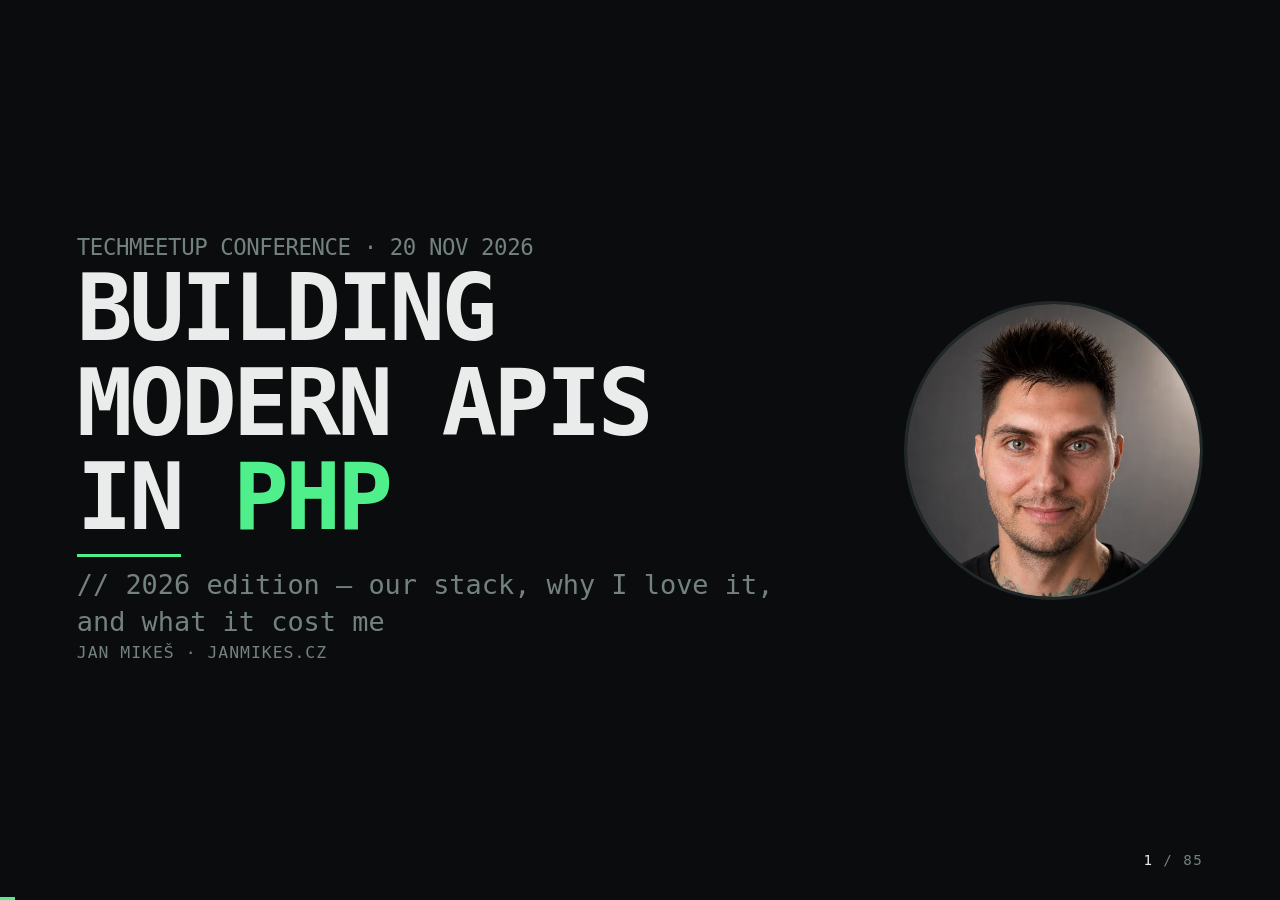
<file: index.html>
<!DOCTYPE html>
<html lang="en">
<head>
<meta charset="utf-8">
<meta name="viewport" content="width=device-width, initial-scale=1, viewport-fit=cover">
<title>Building Modern APIs in PHP (2026 Edition) — Jan Mikeš</title>
<meta name="description" content="Our stack, why I love it, what it cost me: API Platform without Doctrine CRUD, scenarios and read models, FrankenPHP worker mode. Everything from MySpeedPuzzling, live and open source.">
<meta property="og:title" content="Building Modern APIs in PHP (2026 Edition)">
<meta property="og:description" content="TechMeetup 2026 — Jan Mikeš — API Platform without Doctrine, scenarios, read models and FrankenPHP worker mode, from a real production app.">
<meta property="og:type" content="website">
<link rel="stylesheet" href="style.css?v=2">
</head>
<body>

<div class="deck">

<!-- ===================== COLD OPEN ===================== -->

<section class="slide s-title">
  <div class="title-grid">
    <div>
      <h3>TECHMEETUP CONFERENCE · 20 NOV 2026</h3>
      <h1>BUILDING<br>MODERN APIS<br>IN <mark>PHP</mark></h1>
      <div class="rule-line"></div>
      <p class="sub">// 2026 edition — our stack, why I love it, and what it cost me</p>
      <p class="byline">JAN MIKEŠ · JANMIKES.CZ</p>
    </div>
    <img class="portrait" alt="Jan Mikeš"
         src="assets/img/janmikes-480.webp"
         srcset="assets/img/janmikes-320.webp 320w, assets/img/janmikes-480.webp 480w, assets/img/janmikes-640.webp 640w"
         sizes="(max-width: 860px) 40vw, 28vw"
         width="480" height="480" decoding="async">
  </div>
  <div class="act">cold open</div>
  <aside class="notes-src">Up while people sit down. <b>Do not introduce yourself yet.</b>
  First words: "I've prepared some live coding for you."</aside>
</section>

<section class="slide s-statement">
  <h1>LET'S BUILD<br>AN API.<br><mark>THE 2026 WAY.</mark></h1>
  <div class="act">cold open</div>
  <aside class="notes-src">"Live coding is risky, so I've brought a professional." Next slide plays by itself.</aside>
</section>

<section class="slide" data-autoplay data-speed="0.45" data-type-speed="0.9">
  <h2 class="visually-hidden">The million-dollar prompt</h2>
  <div class="claude">
    <div class="bar"><span class="logo">✻ Claude Code</span><span>~/www/myspeedpuzzling.com</span><span>main</span></div>
    <div class="ln you step type" data-delay="1200" data-text="create me puzzle endpoint that will make me a million dollar, with serializers, validators, pagination, filtering, documentation"></div>
    <div class="ln thinking step" data-delay="300" data-hold="2000">✻ Thinking…</div>
    <div class="ln ai step" data-delay="1400">On it: a public puzzle leaderboard endpoint. First I'll read how the existing API v1 endpoints are built.</div>
    <div class="ln tool step" data-delay="700"><b>Read</b>(src/Api/V1, tests/Controller/Api/V1, .claude/rules)</div>
    <div class="ln out step" data-delay="500">Read 14 files</div>
    <div class="ln tool step" data-delay="700"><b>Search</b>(the website's puzzle leaderboard)</div>
    <div class="ln out step" data-delay="500">src/Query/GetPuzzleSolvers.php · src/Services/PuzzlesSorter.php</div>
    <div class="ln ai step" data-delay="1100">Patterns are clear: DTO + provider, QueryParameter validation, GetPuzzleSolvers + PuzzlesSorter exactly like the website's leaderboard.</div>
    <div class="ln tool step" data-delay="900"><b>Write</b>(src/Api/V1/PuzzleLeaderboardResponse.php)</div>
    <div class="ln out step" data-delay="400">169 lines</div>
    <div class="ln tool step" data-delay="600"><b>Write</b>(src/Api/V1/PuzzleLeaderboardResponseProvider.php)</div>
    <div class="ln out step" data-delay="400">160 lines</div>
    <div class="ln tool step" data-delay="600"><b>Write</b>(tests/Controller/Api/V1/PuzzleLeaderboardEndpointTest.php)</div>
    <div class="ln out step" data-delay="400">394 lines</div>
    <div class="ln tool step" data-delay="900"><b>Bash</b>(phpunit PuzzleLeaderboardEndpointTest)</div>
    <div class="ln out step" data-delay="1300"><span class="ok">OK (21 tests, 140 assertions)</span></div>
    <div class="ln ai step" data-delay="800">21/21 green on the first run.</div>
    <div class="ln tool step" data-delay="700"><b>Bash</b>(phpstan · coding standard)</div>
    <div class="ln out step" data-delay="900"><span class="ok">✓ no errors</span></div>
    <div class="ln tool step" data-delay="800"><b>Bash</b>(gh pr create --draft)</div>
    <div class="ln out step" data-delay="900">github.com/MySpeedPuzzling/myspeedpuzzling.com/pull/477</div>
    <div class="ln final step" data-delay="1400">✓ New endpoint GET /api/v1/puzzles/{puzzleId}/leaderboard is ready: 21 tests, validation, filtering, pagination, serialization and OpenAPI documentation.</div>
    <div class="ln ai step" data-delay="1600">Sorry, million $ not included.</div>
  </div>
  <div class="act">cold open · animation</div>
  <aside class="notes-src"><b>Say nothing. Let them read.</b> It plays by itself, about 18 seconds (slower typing, 2 s of "Thinking…").
  <b>R</b> replays it, <b>→</b> skips to the end. Let the "…is ready" line land, then the last one: "Sorry, million $ not included." Wait for the laugh, then: "<b>It works.</b>"
  Real session: 19 Nov 2026, headless Claude Code, log in recording/session.jsonl. The setup prompt is not shown.</aside>
</section>

<section class="slide s-image">
  <h2 class="visually-hidden">It works: pull request #477</h2>
  <img src="assets/img/pr477-1440.webp"
       srcset="assets/img/pr477-960.webp 960w, assets/img/pr477-1440.webp 1440w, assets/img/pr477-1920.webp 1920w"
       sizes="100vw" alt="GitHub pull request #477, Million-dollar endpoint: puzzle leaderboard, with a description of data, privacy, parameters, errors, auth, docs and 21 tests" width="1920" height="1029" decoding="async">
  <p class="cap"><mark>IT WORKS.</mark> 4 min 5 s · CI green ✓</p>
  <p class="source">PR #477 · 21 tests · 830 lines · (Opus 5.5, /effort medium) · github.com/MySpeedPuzzling/myspeedpuzzling.com/pull/477</p>
  <div class="act">cold open</div>
  <aside class="notes-src">"<b>It works.</b> Four minutes. Twenty-one tests. And not just a terminal: <b>a real PR, on the real repo, CI green.</b>"
  Point at the bullet list: data, privacy, parameters, errors, docs, tests. Five seconds, then on.</aside>
</section>

<section class="slide s-statement">
  <h1>THE INTERESTING<br>PART ISN'T<br>THE <mark>AI</mark>.</h1>
  <p class="after">it's <b>why</b> it only took four minutes.</p>
  <div class="act">cold open</div>
  <aside class="notes-src">"That's what the next forty minutes are about." Slow down here, this is the thesis.</aside>
</section>

<section class="slide">
  <h3>EVERYTHING TODAY IS REAL</h3>
  <h2>MYSPEEDPUZZLING.com</h2>
  <p class="sub">the world's largest collection of speed puzzling results and puzzle database</p>
  <div class="numbers">
    <div><span class="n">12,500</span><span>puzzlers</span></div>
    <div><span class="n">500k+</span><span>solving times</span></div>
    <div><span class="n">daily</span><span>used every single day</span></div>
    <div><span class="n">MIT</span><span>open source</span></div>
  </div>
  <p class="small">github.com/MySpeedPuzzling/myspeedpuzzling.com</p>
  <div class="act">cold open</div>
  <aside class="notes-src">"Not theory. <b>Every file path on my slides exists</b> in that repo, you can check me while I talk."
  Bio in one breath here: who you are, 20 seconds max.
  Numbers: 12,504 players on 19 Nov 2026; 523k solving times in the October copy.</aside>
</section>

<section class="slide s-image">
  <h2 class="visually-hidden">Speed puzzling is a sport</h2>
  <img src="assets/img/wjpc-hall-1440.webp"
       srcset="assets/img/wjpc-hall-960.webp 960w, assets/img/wjpc-hall-1440.webp 1440w, assets/img/wjpc-hall-1920.webp 1920w"
       sizes="100vw" alt="The World Jigsaw Puzzle Championship hall in Valladolid: rows of competitors solving jigsaw puzzles in front of a big screen" width="1920" height="1080" decoding="async">
  <p class="cap">World Jigsaw Puzzle Championship, Valladolid. <mark>yes, it's a real sport.</mark></p>
  <p class="source">photo: World Jigsaw Puzzle Federation, WJPC 2023 · CC BY-SA 4.0 · via Wikimedia Commons</p>
  <div class="act">cold open</div>
  <aside class="notes-src">"People solve jigsaws against a timer. Competitively. <b>A world championship in Valladolid, thousands of competitors.</b> (2026: ~2,400 entries from 72 countries per press coverage, verify before quoting.) Remember that, there's a world record coming later."
  Real photo (WJPC 2023, the only openly licensed one). A WJPC 2026 photo would need the federation's permission.</aside>
</section>

<section class="slide">
  <div class="split">
    <img src="assets/img/wjpc2026-czech-team-720.webp"
         srcset="assets/img/wjpc2026-czech-team-480.webp 480w, assets/img/wjpc2026-czech-team-720.webp 720w, assets/img/wjpc2026-czech-team-960.webp 960w"
         sizes="(max-width: 860px) 80vw, 38vw" alt="The Czech team in yellow shirts in front of the World Jigsaw Puzzle Championship banner in Valladolid, 2026" width="960" height="870" decoding="async">
    <div>
      <h3>WJPC 2026 · VALLADOLID</h3>
      <h1>CZECHIA:<br><mark>WORLD CHAMPIONS</mark><br>IN TEAMS.</h1>
      <p class="sub">the best team on the planet. from here.</p>
    </div>
  </div>
  <div class="act">cold open</div>
  <aside class="notes-src">"And since you're in Czechia: <b>the Czech team are the 2026 world champions in the team category.</b>" Let the applause happen.
  Photo: Jan's own, 19 Sep 2026 (metadata and GPS stripped). Make sure the team is fine with being on the public deck.</aside>
</section>

<section class="slide">
  <h3>OUR STACK</h3>
  <pre class="term xl">PHP 8.5            <span class="dim"># yes, still</span>
Symfony 8
API Platform 5     <span class="dim"># without Doctrine CRUD</span>
Postgres 18        <span class="dim"># 436 hand-written queries</span>
Messenger          <span class="dim"># messages, everywhere</span>
FrankenPHP         <span class="dim"># worker mode</span></pre>
  <p class="why"><span class="arrow">→</span> not "best practice". <mark>our</mark> stack — and why I love it.</p>
  <div class="act">cold open</div>
  <aside class="notes-src">Quick read, one line each. The disclaimer comes next.</aside>
</section>

<!-- ===================== ACT 1 — THE EASY PART ===================== -->

<section class="slide">
  <h3>ACT 1</h3>
  <h2>THE API WAS THE <mark>EASY</mark> PART</h2>
  <div class="deflist">
    <div><span class="k">OCT 2023</span>Symfony app. <b>no API.</b></div>
    <div><span class="k">FEB 2026</span>API Platform. <mark>in one day</mark>.</div>
  </div>
  <p class="why"><span class="arrow">→</span> 2 years 4 months <b>without</b> an API.</p>
  <div class="act">act 1 · easy part</div>
  <aside class="notes-src">"Let me tell you how this API was born. Two years and four months without an API. Then it took one day, with Claude. Same reason the endpoint at the start took four minutes. <b>Why?</b>"
  Today (if asked): 38 operations, OAuth2, personal tokens, AI agents as clients.</aside>
</section>

<section class="slide">
  <h3>HOUR 1 · PLAIN SYMFONY APP → API</h3>
  <pre class="term"><span class="gr">$</span> composer require <mark>api</mark></pre>
  <p class="file">config/routes/api_platform.php</p>
  <pre class="term sm php">$routes-&gt;import('.', 'api_platform')-&gt;prefix('/api');</pre>
  <p class="file">config/packages/api_platform.php · trimmed</p>
  <pre class="term sm php">'mapping'        =&gt; ['paths' =&gt; ['%kernel.project_dir%/<mark>src/Api</mark>']],
'formats'        =&gt; ['json' =&gt; ['application/json']],
'error_formats'  =&gt; ['problem' =&gt; ['application/problem+json']],
'name_converter' =&gt; 'serializer.name_converter.camel_case_to_snake_case',
'defaults'       =&gt; ['stateless' =&gt; true],
'oauth'          =&gt; ['enabled' =&gt; true, 'flow' =&gt; 'authorizationCode', …],</pre>
  <div class="act">act 1 · easy part</div>
  <aside class="notes-src">Fly through it. "The Flex recipe does the rest. One command, one route import, one config file. No controllers. No routes. No serializer config per endpoint. <b>Everything after this hour is plain PHP classes.</b>"
  camelCase in PHP, snake_case on the wire, the name converter maps both ways, including validation paths.</aside>
</section>

<section class="slide">
  <h3>VOCABULARY · 3 WORDS FOR THE NEXT 30 MINUTES</h3>
  <div class="deflist">
    <div><span class="k">RESOURCE</span>a class with <mark>#[ApiResource]</mark>: URL + operations. <i>any</i> class.</div>
    <div class="step"><span class="k">PROVIDER</span>reads. "give me the data for this GET"</div>
    <div class="step"><span class="k">PROCESSOR</span>writes. "do something with this input"</div>
  </div>
  <p class="why step"><span class="arrow">→</span> provider &amp; processor are the <mark>touchpoint</mark>: request data in → your domain → response out</p>
  <p class="why step"><span class="arrow">→</span> by default both point at Doctrine. that default is <mark>the tutorial</mark>.</p>
  <div class="act">act 1 · easy part</div>
  <aside class="notes-src">Slowly, this is the glossary for the rest of the talk.
  "Provider and processor are <b>the only place your code touches the HTTP request</b>: they read what came in, hand it to your domain, and turn the result into the response. Everything behind them doesn't know HTTP exists."
  "Out of the box the provider loads an entity and the processor persists it: that's CRUD. <b>Swap those two and the entity disappears from your API.</b>"
  Input/output DTOs are obvious, not on the slide. If needed, say it in passing: in MSP, *Response classes are what goes out (GET), *Input classes are what comes in (POST/PATCH/DELETE).</aside>
</section>

<section class="slide s-statement">
  <h1>WHAT THEY TEACH<br>YOU IN <mark>SCHOOL</mark></h1>
  <p class="after">the official docs. the courses. every blog post.</p>
  <div class="act">act 1 · school</div>
  <aside class="notes-src">"So what does that default look like? Let's see what you learn when you google 'API Platform tutorial'."
  <b>Be fair:</b> the docs are good. They optimise for getting you running in five minutes. That's their job.</aside>
</section>

<section class="slide">
  <h3>LESSON 1 · THE ENTITY IS THE RESOURCE</h3>
  <pre class="term xl php"><span class="k">#[ORM\Entity]</span>
<span class="k">#[<mark>ApiResource</mark>]</span>
class Review
{ … }</pre>
  <p class="why"><span class="arrow">→</span> your table is now your public API. rename a column, break a client.</p>
  <p class="source">api-platform.com/docs/symfony · getting started (Book, Review)</p>
  <div class="act">act 1 · school</div>
  <aside class="notes-src">"Two attributes and you have a REST API. Magical. And from now on, <b>every migration is an API change</b>."</aside>
</section>

<section class="slide">
  <h3>LESSON 2 · SERIALIZATION GROUPS</h3>
  <pre class="term php"><span class="k">#[ApiResource(</span>
    normalizationContext: ['groups' =&gt; [<mark>'read'</mark>]],
    denormalizationContext: ['groups' =&gt; [<mark>'write'</mark>]],
<span class="k">)]</span>
class Book
{
    <span class="k">#[Groups(['read', 'write'])]</span>
    public $name;

    <span class="k">#[Groups(['write'])]</span>
    public $author;
}</pre>
  <p class="why"><span class="arrow">→</span> one class, many shapes, chosen by strings spread across many files</p>
  <p class="source">api-platform.com/docs/core/serialization · "As soon as any of the author's attributes is in the book group, the author will be embedded."</p>
  <div class="act">act 1 · school</div>
  <aside class="notes-src">Point at $author: "you can send it, but you never get it back. Write-only, because of one missing string." This is the docs' own Book example.
  Read the embedding quote out loud, slowly. "So whether the author ends up in the JSON depends on a string, <b>in another class</b>."</aside>
</section>

<section class="slide">
  <h3>LESSON 3 · LOGIC IN A SAVE() DECORATOR</h3>
  <pre class="term sm php"><span class="k">#[ORM\Entity]</span>
<span class="k">#[ApiResource(operations: [</span>
    new Post(
        processor: <mark>UserPasswordHasher</mark>::class,
        validationContext: ['groups' =&gt; ['Default', 'user:create']],
    ),
<span class="k">])]</span>
class User
{
    private ?string <mark>$plainPassword</mark> = null;  <span class="c">// not a column. lives here anyway.</span>
}

<span class="c"># services.yaml — wraps Doctrine's persist processor</span>
$processor: "@api_platform.doctrine.orm.state.persist_processor"</pre>
  <p class="why"><span class="arrow">→</span> the "register" scenario became a wrapper around <i>save()</i></p>
  <p class="source">api-platform.com/docs/symfony/user</p>
  <div class="act">act 1 · school</div>
  <aside class="notes-src">"A plain-text password field <b>on the entity</b>, a validation group per operation, and business logic hooked into persistence.
  Now add 'send a welcome email', 'give the referral bonus'… all of it lands in save()."</aside>
</section>

<section class="slide">
  <h3>LESSON 4 · …THE DOCS UN-TEACH THEMSELVES</h3>
  <pre class="term xl bad php"><span class="k">#[ApiFilter(SearchFilter::class, …)]</span></pre>
  <p class="why"><span class="arrow">→</span> "The legacy method using the ApiFilter attribute is <mark>not recommended</mark>."</p>
  <p class="source">api-platform.com/docs/core/filters</p>
  <div class="act">act 1 · school</div>
  <aside class="notes-src">Laugh beat. "Even the docs moved on. Half the blog posts out there didn't." The replacement, QueryParameter, is in act 2.</aside>
</section>


<section class="slide">
  <h3>WHY IT HURTS IN YEAR 2</h3>
  <div class="deflist">
    <div><span class="k">SCHEMA</span>is the public contract. refactor a table → version the API</div>
    <div class="step"><span class="k">GROUPS</span>what goes out depends on strings in 12 files</div>
    <div class="step"><span class="k">RELATIONS</span>lazy loading: the N+1 is one serializer call away</div>
    <div class="step"><span class="k">LOGIC</span>hides in persist hooks and lifecycle events</div>
    <div class="step"><span class="k">ONE MODEL</span>reads and writes fight over one class</div>
  </div>
  <p class="why step with-prev"><span class="arrow">→</span> tutorials optimise for <mark>minute 5</mark>. you live in year 5.</p>
  <div class="act">act 1 · school</div>
  <aside class="notes-src">"One model" is the CQS hook: "<b>Reads and writes want different things.</b>" Next slide: the disclaimer, where you say what you'd do instead.</aside>
</section>

<section class="slide s-statement">
  <h3 class="predict">⚠ DISCLAIMER</h3>
  <h1>HIGHLY<br><mark>OPINIONATED.</mark></h1>
  <p class="after">who knows me, knows: I'm obsessed with <b>CQS</b>.</p>
  <p class="after">reads and writes are <mark>different models</mark>.</p>
  <div class="act">act 1 · easy part</div>
  <aside class="notes-src">"Who knows me knows I'm a bit obsessed with CQS: separating the read model from the write model.
  <b>From here on it gets opinionated. You're allowed to boo.</b>" Wait for at least one boo or laugh.
  Everything that follows comes from that one obsession: the resource isn't the entity, scenarios instead of CRUD, read models.</aside>
</section>

<section class="slide s-statement">
  <h1>3 DECISIONS<br>FROM DAY 1.</h1>
  <p class="after">the resource · scenarios · the read model</p>
  <div class="act">act 1 · easy part</div>
  <aside class="notes-src">Answers the "why one day?" from the timeline: "So why did mine take one day? Three decisions from day one. None of them made for an API." Thesis of act 1.</aside>
</section>

<section class="slide s-statement">
  <h3>DECISION 1</h3>
  <h1>THE RESOURCE IS<br><mark>NOT YOUR ENTITY</mark></h1>
  <p class="after"><mark>0</mark> API resources are entities. every single one is a plain DTO.</p>
  <div class="act">act 1 · easy part</div>
  <aside class="notes-src">"Zero." <b>Pause on the zero.</b> Let it sink in.</aside>
</section>

<section class="slide">
  <h3>THE EXAMPLE ENDPOINT · THE RESOURCE</h3>
  <p class="file">src/Api/V1/PuzzleLeaderboardResponse.php · PR #477</p>
  <pre class="term sm php"><span class="k">#[ApiResource(</span><span class="c">/* operations: the GET route + its provider */</span><span class="k">)]</span>
<mark>final class</mark> PuzzleLeaderboardResponse
{
    public function __construct(
        public string $puzzleId,
        public int $total,
        public bool $hasMore,
        <span class="c">/** @var list&lt;PuzzleLeaderboardEntryResponse&gt; */</span>
        public array $entries,
    ) {}
}</pre>
  <p class="why"><span class="arrow">→</span> one DTO = one response shape. no entity. no groups.</p>
  <div class="act">act 1 · easy part</div>
  <aside class="notes-src">"This is what Claude wrote in the opening. <b>Serialization is just… a class.</b>" Trimmed for the slide: the operations (the GET route and its provider) are folded into a comment; the real file is in the PR.</aside>
</section>

<section class="slide s-statement">
  <h3>DECISION 2</h3>
  <h1><mark>SCENARIOS</mark>,<br>NOT CRUD</h1>
  <div class="act">act 1 · easy part</div>
  <aside class="notes-src">"I asked our business people what they think of CRUD. They said: thanks, it's getting better."</aside>
</section>

<section class="slide">
  <h3>WHAT THE USER ACTUALLY WANTS</h3>
  <div class="cols">
    <div>
      <span class="label rd">CRUD</span>
      <pre class="term bad">PATCH /competitions/42
{ "status": "published" }</pre>
    </div>
    <div>
      <span class="label gr">SCENARIO</span>
      <pre class="term">POST /competitions/42/<mark>publish</mark></pre>
    </div>
  </div>
  <p class="why"><span class="arrow">→</span> nobody has ever opened an app to <i>update an entity</i></p>
  <div class="act">act 1 · easy part</div>
  <aside class="notes-src">"They want to <b>publish a competition</b>. Validation, permissions, notifications — all belong to that verb, not to a status field."</aside>
</section>

<section class="slide">
  <h3>DESIGN FROM THE SCREEN, NOT THE TABLE</h3>
  <div class="s2c">
    <div class="s2c-col">
      <span class="s2c-l">1 · the screen</span>
      <div class="s2c-form">
        <div class="s2c-title">Add your time</div>
        <div class="s2c-field"><span>puzzle</span>Ravensburger 1000 ▾</div>
        <div class="s2c-field"><span>time</span>45:12</div>
        <div class="s2c-field"><span>☑</span>first try</div>
        <div class="s2c-btn">Save my time</div>
      </div>
    </div>
    <div class="s2c-ar">→</div>
    <div class="s2c-col">
      <span class="s2c-l">2 · what the user wants</span>
      <div class="s2c-intent">"add my<br>solving time"</div>
    </div>
    <div class="s2c-ar">→</div>
    <div class="s2c-col">
      <span class="s2c-l">3 · the code</span>
      <div class="s2c-code">
        <span class="s2c-k">command</span>
        <span class="s2c-cls"><mark>AddPuzzleSolvingTime</mark></span>
        <span class="s2c-path">src/Message/</span>
        <span class="s2c-down">↓ dispatched to</span>
        <span class="s2c-k">handler</span>
        <span class="s2c-cls">AddPuzzleSolvingTimeHandler</span>
        <span class="s2c-path">src/MessageHandler/</span>
      </div>
    </div>
  </div>
  <p class="s2c-not">not <s>INSERT INTO puzzle_solving_time</s> · not <s>PATCH /puzzle_solving_times/{id}</s></p>
  <p class="why"><span class="arrow">→</span> name the code after the <mark>click</mark>, not after the table</p>
  <p class="why"><span class="arrow">→</span> one command, 3 callers: web form · public API (apps and AI agents) · CLI seeder</p>
  <div class="act">act 1 · easy part</div>
  <aside class="notes-src">Left to right: "This is the screen. The user wants one thing: <b>add my solving time</b>. So the code is called exactly that: the command AddPuzzleSolvingTime, handled by AddPuzzleSolvingTimeHandler. It does everything that one click means."
  Point at the struck-through line: "Nobody clicks INSERT INTO puzzle_solving_time. Nobody wants to PATCH a row."
  Bottom line: one command, three callers (PuzzleAddController, CreateSolvingTimeProcessor, SandboxSeedConsoleCommand; AI agents come in through the public API). That's why the API was cheap: the commands already existed for the web form. Next: why that matters more than it sounds (CRUD).
  Optional aside: "Puzzlers look at the picture on the box before touching a piece. I look at the screen before touching the database."</aside>
</section>

<section class="slide">
  <h3>WHY NOT CRUD? · "I SOLVED A PUZZLE!" THE CRUD WAY</h3>
  <pre class="term bad sm"><span class="dim"># the first try of a puzzle (the client has to move the flag itself)</span>
GET    /puzzle_solving_times?player=me&amp;puzzle=…&amp;first_attempt=true
PATCH  /puzzle_solving_times/{old}    {"first_attempt": false}
POST   /puzzle_solving_times          {"first_attempt": true, "seconds": 2712, …}
DELETE /wish_list_items/{id}          <span class="dim"># solved it, so not on my wishlist any more</span>
<span class="step">POST   /notifications …               <span class="dim"># to my followers? private profile?</span>
POST   /player_badges …               <span class="dim"># for me? my 3 teammates too?</span>
PATCH  /puzzle_statistics/{id} …      <span class="dim"># the average time changed</span></span></pre>
  <p class="why step with-prev"><span class="arrow">→</span> <mark>7 calls</mark>. 0 transactions. the rules live in the mobile app.</p>
  <p class="why step with-prev"><span class="arrow">→</span> crash after call 2? your first try is gone. two phones? two first tries.</p>
  <div class="act">act 1 · easy part</div>
  <aside class="notes-src">"Anemic entity, overworked client: expose the entity and the rules have to live <b>somewhere</b>. Usually in the client."
  Read the first four calmly, they look reasonable. <b>Click:</b> the last three get a laugh.
  "Notify my followers… but my profile is private, so only the ones I allowed. Should the <b>phone</b> know that?"
  Illustrative URLs: this is what the entity-as-resource version would need, not our API.</aside>
</section>

<section class="slide">
  <h3>"I SOLVED A PUZZLE!" · THE SCENARIO WAY</h3>
  <pre class="term">POST /api/v1/me/solving-times
{ "puzzle_id": "…", "time": "45:12", "first_attempt": true }</pre>
  <div class="cols">
    <div>
      <span class="label gr">6 RULES · ONE TRANSACTION</span>
      <ul class="mlist">
        <li>same key = same save</li>
        <li>no accidental twin</li>
        <li>the round must be public</li>
        <li>one first try per puzzle (the flag <i>moves</i>)</li>
        <li>under 100 pieces/min</li>
        <li>teammates resolved</li>
      </ul>
    </div>
    <div class="step">
      <span class="label am">7 REACTIONS · AFTERWARDS</span>
      <ul class="mlist re">
        <li>badges for every teammate</li>
        <li>XP</li>
        <li>puzzle statistics</li>
        <li>time predictions</li>
        <li>duplicate scan</li>
        <li>notify followers (privacy-aware)</li>
        <li>off the wishlist</li>
      </ul>
    </div>
  </div>
  <p class="why step with-prev"><span class="arrow">→</span> <mark>1 call.</mark> the rules live where every client has to pass.</p>
  <p class="source">src/MessageHandler/AddPuzzleSolvingTimeHandler.php · the PuzzleSolved event, 5 listeners</p>
  <div class="act">act 1 · easy part</div>
  <aside class="notes-src">"Same handler for the website form, the API, the CLI import and the AI agents. <b>Nobody can forget a step, because there are no steps.</b>"
  Reads are the same story in reverse: the CRUD read of /me/results was 4,400+ HTTP requests (next: decision 3).</aside>
</section>

<section class="slide s-statement">
  <h3>DECISION 3</h3>
  <h1>THE <mark>READ MODEL</mark></h1>
  <p class="after">ask the database the question the screen asks.</p>
  <div class="act">act 1 · easy part</div>
  <aside class="notes-src">"Writes are scenarios. Reads are screens. Let me show you what a screen costs with an entity-shaped API."</aside>
</section>

<section class="slide">
  <h3 class="predict">PREDICT</h3>
  <h2>GET /me/results<br>for our top puzzler</h2>
  <p class="sub">2,327 results · 2,159 puzzles · about 2 MB of JSON</p>
  <p class="sub">how many SQL queries would classic Doctrine CRUD fire?</p>
  <div class="qmark">?</div>
  <div class="act">act 1 · easy part</div>
  <aside class="notes-src"><b>Get hands up:</b> 10? 100? 1,000? More?</aside>
</section>

<section class="slide">
  <h3>MEASURED · SAME DB, SAME DATA</h3>
  <pre class="term"><span class="rd">Doctrine CRUD</span>   ████████████████████████████  <span class="rd">9,210 queries</span>
                9,559 entities in memory · in ONE request
<span class="gr">read model</span>      ▏                              <span class="gr">7 queries</span>
                0 entities · 108 ms, whole request</pre>
  <p class="why"><span class="arrow">→</span> the REST-purist version: relations as links, the client does the joins. <mark>4,400+ HTTP requests</mark> for one screen.</p>
  <div class="act">act 1 · easy part</div>
  <aside class="notes-src">"Pick your poison: nine thousand queries in one request, or four thousand HTTP requests."
  "You don't fix N+1 with a smarter ORM trick. <b>You ask the database the question the screen asks.</b> And tests assert the query count." Then: "Three decisions. Now let me put them in one picture."
  <b>If asked about time:</b> loading the same data through entities took 1.9 s in a CLI script on a local Postgres (~0.2 ms per query), <i>without</i> HTTP, security or the serializer. With the DB on another host it's 5–9 s from the queries alone. The 4,400+ HTTP requests were counted, not timed (78 pages + 2,159 puzzles + 2,159 statistics).
  Method: benchmark/crud/crud-results.php, content/crud-vs-read-model.md.</aside>
</section>

<section class="slide">
  <h3>PUTTING IT TOGETHER · THE LAYERS</h3>
  <div class="lyr">
    <div class="lyr-hd"></div>
    <div class="lyr-hd l1">HTTP<small>knows the request</small></div>
    <div class="lyr-hd l2">application<small>no HTTP</small></div>
    <div class="lyr-hd l3">domain · storage<small>no HTTP</small></div>

    <div class="lyr-tag gr">API<br>READ</div>
    <div class="lyr-cell l1"><div class="lyr-in"><span class="bx">GET</span><span class="ar">→</span><span class="bx hl">Provider</span></div><div class="lyr-out"><span class="ar">←</span><span class="bx out">Response DTO</span></div></div>
    <div class="lyr-cell l2"><div class="lyr-in"><span class="bx">Query</span></div><div class="lyr-out"><span class="ar">←</span><span class="bx out">Result DTO</span></div></div>
    <div class="lyr-cell l3"><div class="lyr-in"><span class="bx">hand-written SQL</span></div><div class="lyr-out"><span class="ar">←</span><span class="bx out">rows</span><span class="lyr-note">no entity</span></div></div>

    <div class="lyr-tag am step">API<br>WRITE</div>
    <div class="lyr-cell l1 step"><div class="lyr-in"><span class="bx">POST</span><span class="ar">→</span><span class="bx hl">Processor</span></div><div class="lyr-out"><span class="ar">←</span><span class="bx out">Response DTO</span><span class="lyr-note">from the <mark>read side</mark></span></div></div>
    <div class="lyr-cell l2 step"><div class="lyr-in"><span class="bx">Command</span><span class="ar">→</span><span class="bx">Handler</span></div><div class="lyr-out"><span class="ar">←</span><span class="bx out">void</span></div></div>
    <div class="lyr-cell l3 step"><div class="lyr-in"><span class="bx">Entity</span><span class="ar">→</span><span class="bx">Repository</span></div></div>

    <div class="lyr-tag bl step">WEB<br>READ</div>
    <div class="lyr-cell l1 step"><div class="lyr-in"><span class="bx">page</span><span class="ar">→</span><span class="bx hl">Controller</span></div><div class="lyr-out"><span class="ar">←</span><span class="bx out">HTML</span></div></div>
    <div class="lyr-cell l2 lyr-same step"><span>the <b>same</b> Query</span></div>
    <div class="lyr-cell l3 lyr-same step"><span>the <b>same</b> SQL</span></div>

    <div class="lyr-tag bl step">WEB<br>WRITE</div>
    <div class="lyr-cell l1 step"><div class="lyr-in"><span class="bx">form</span><span class="ar">→</span><span class="bx hl">Controller</span></div><div class="lyr-out"><span class="ar">←</span><span class="bx out">redirect</span></div></div>
    <div class="lyr-cell l2 lyr-same step"><span>the <b>same</b> Command</span></div>
    <div class="lyr-cell l3 lyr-same step"><span>the <b>same</b> Entity</span></div>
  </div>
  <div class="act">act 1 · together</div>
  <aside class="notes-src">"Three decisions, one picture." Three bands: only the green HTTP band knows there is a request. Read each row left to right (the request), then the dim line right to left (what comes back).
  <b>Read:</b> GET → provider → query object → SQL. Rows come back as a Result DTO, the provider turns it into the Response DTO. No entity, no Doctrine hydration.
  <b>Write</b> (click): POST → processor (the adapter: validated input, user, id, dispatch) → command → handler → entity → repository. The handler returns <b>void</b>, so the processor asks the <b>read side</b> for the response.
  <b>Web read / web write</b> (clicks): the website's controllers are just more doors. A page uses the same query, a form dispatches the same command.
  "Provider = the read door. Processor = the write door. Controller = the website's door. Everything behind the doors is shared."</aside>
</section>

<section class="slide">
  <h3>SYNTAX SUGAR · THE GOOD KIND</h3>
  <h2>THE <mark>MAGIC</mark> WE WANT</h2>
  <div class="cols magic">
    <div>
      <span class="label gr">MAGIC · API PLATFORM DOES IT</span>
      <ul class="mlist">
        <li>routing from <b>uriTemplate</b></li>
        <li>security expressions per operation</li>
        <li>JSON body → typed <b>Input DTO</b></li>
        <li>validation → <b>422</b> with field paths</li>
        <li>query parameters: typed, validated</li>
        <li>DTO → JSON, the right status codes</li>
        <li>errors as <b>problem+json</b></li>
        <li><b>OpenAPI docs</b>, generated, can't drift</li>
      </ul>
    </div>
    <div class="step">
      <span class="label am">EXPLICIT · I (CLAUDE) WRITE IT</span>
      <ul class="mlist ex">
        <li>the resource: <b>the JSON shape</b></li>
        <li>the provider: <b>which query</b></li>
        <li>the processor: <b>which command</b></li>
        <li>the handler: <b>the business rules</b></li>
        <li>the SQL</li>
      </ul>
      <p class="mnote">no Request. no Response. plain PHP objects in, plain objects out.</p>
    </div>
  </div>
  <p class="why"><span class="arrow">→</span> magic for the boring HTTP, explicit for the business. <mark>the best of both worlds</mark>.</p>
  <div class="act">act 1 · together</div>
  <aside class="notes-src">"Some of you are thinking: attributes, conventions… <b>that's magic</b>. Yes. And it's the magic I want."
  Left column: "All of this is the <b>boring, repetitive</b> part of every endpoint. API Platform does it the same way 38 times. I never write it, I never test it, and the docs can't lie because they come from the same declaration."
  Click, right column: "Everything that is <b>mine</b> is explicit: the shape, the query, the command, the rules. My code never touches the HTTP request."
  Bottom line: "Magic where it's boring, explicit where it matters." (Why not a controller: you'd be writing the left column yourself, 38 times. The docs also recommend providers/processors over custom controllers.)</aside>
</section>

<section class="slide">
  <h3>END TO END · READ ① THE RESOURCE</h3>
  <p class="file">src/Api/V1/MyCollectionsResponse.php</p>
  <pre class="term sm php">#[ApiResource(operations: [
    new <mark>Get</mark>(
        uriTemplate: '/v1/me/collections',
        security: "is_granted('ROLE_OAUTH2_COLLECTIONS:READ') or …",
        provider: <mark>MyCollectionsResponseProvider</mark>::class,
    ),
])]
final class MyCollectionsResponse
{
    public function __construct(
        public string $playerId,
        public int $count,
        /** @var list&lt;CollectionResponse&gt; */
        public array $collections,
    ) {}
}</pre>
  <div class="act">act 1 · end to end</div>
  <aside class="notes-src">Say: "URL, who may call it, the JSON shape. No entity, no groups."
  "Let's walk one read and one write all the way through: <b>my collections</b>. The resource says three things: the URL, who may call it, and the JSON shape. That's all it does."
  Trimmed: the openapi tag and the docblock types; $collections is assigned in the constructor body in the real file.</aside>
</section>

<section class="slide">
  <h3>END TO END · READ ② THE PROVIDER</h3>
  <p class="file">src/Api/V1/MyCollectionsResponseProvider.php</p>
  <pre class="term sm php">/** @implements <mark>ProviderInterface</mark>&lt;MyCollectionsResponse&gt; */
final readonly class MyCollectionsResponseProvider implements ProviderInterface
{
    public function __construct(private GetPlayerCollections $getPlayerCollections) {}

    public function provide(Operation $operation, …): MyCollectionsResponse
    {
        $playerId = /* the logged-in player, from Security */;

        $collections = $this-&gt;<mark>getPlayerCollections</mark>-&gt;byPlayerId($playerId);

        $responses = array_map(
            fn (CollectionOverview $c) =&gt; new CollectionResponse(/* id, name, … */),
            $collections,
        );

        return new MyCollectionsResponse($playerId, count($responses), $responses);
    }
}</pre>
  <div class="act">act 1 · end to end</div>
  <aside class="notes-src">Say: "The provider is glue: who's asking, ask the read side, map to the response."
  "One interface, one method. API Platform calls provide() for the GET and serializes whatever object I return. No Request, no Response."
  Trimmed: the unused $uriVariables/$context parameters, the GetCollectionItems dependency and the virtual "Default Collection" prepended when the player has items outside any collection, and the CollectionResponse constructor arguments (collectionId, name, description, visibility).</aside>
</section>

<section class="slide">
  <h3>END TO END · READ ③ THE QUERY</h3>
  <p class="file">src/Query/GetPlayerCollections.php</p>
  <pre class="term sm php">readonly final class GetPlayerCollections
{
    public function __construct(private Connection $database) {}

    /** @return list&lt;CollectionOverview&gt; */
    public function byPlayerId(string $playerId): array
    {
        $query = &lt;&lt;&lt;SQL
            <span class="syn kw">SELECT</span> id, name, description, visibility
            <span class="syn kw">FROM</span> collection
            <span class="syn kw">WHERE</span> player_id = :playerId
            <span class="syn kw">ORDER BY</span> created_at <span class="syn kw">DESC</span>
            SQL;

        $rows = $this-&gt;database-&gt;executeQuery($query, ['playerId' =&gt; $playerId])
            -&gt;fetchAllAssociative();

        return array_map(fn (array $row) =&gt; new <mark>CollectionOverview</mark>(/* row → typed */), $rows);
    }
}</pre>
  <div class="act">act 1 · end to end</div>
  <aside class="notes-src">Say: "Plain SQL into a read DTO. No entity. The website uses the same query."
  "The query already existed for the collections page. <b>The API just got a new door to it.</b>" GetPlayerCollections is also used by PuzzleLibraryController, PuzzleAddController, PuzzlePickerController and others.
  Reformatted for the slide: the constructor and executeQuery are on one line each, the heredoc is indented, $data is renamed $rows, the closure is an arrow function, the @return/@var docblocks are trimmed, and the CollectionOverview arguments (playerId, collectionId, name, description, visibility) are elided. The SQL is verbatim.</aside>
</section>

<section class="slide">
  <h3>END TO END · WRITE ① THE INPUT</h3>
  <p class="file">src/Api/V1/CreateCollectionInput.php</p>
  <pre class="term sm php">#[ApiResource(operations: [
    new <mark>Post</mark>(
        uriTemplate: '/v1/me/collections',
        security: "is_granted('ROLE_OAUTH2_COLLECTIONS:WRITE') or …",
        output: CollectionResponse::class,
        processor: <mark>CreateCollectionProcessor</mark>::class,
    ),
])]
final class CreateCollectionInput
{
    #[Assert\NotBlank]
    #[Assert\Length(max: 100)]
    public string $name = '';

    #[Assert\Length(max: 500)]
    public ?string $description = null;
}</pre>
  <p class="why"><span class="arrow">→</span> body validation on the input. invalid? a 422 before any of my code runs.</p>
  <div class="act">act 1 · end to end</div>
  <aside class="notes-src">"Input and output are different classes. <b>What you send is not what you get back.</b>"</aside>
</section>

<section class="slide">
  <h3>END TO END · WRITE ② THE PROCESSOR</h3>
  <p class="file">src/Api/V1/CreateCollectionProcessor.php</p>
  <pre class="term sm php">/** @implements <mark>ProcessorInterface</mark>&lt;CreateCollectionInput, CollectionResponse&gt; */
final readonly class CreateCollectionProcessor implements ProcessorInterface
{
    public function process(mixed $data, Operation $operation, …): CollectionResponse
    {
        $playerId = /* the logged-in player, from Security */;

        if (/* no active membership */) {
            throw new AccessDeniedHttpException('Active membership is required');
        }

        $collectionId = <mark>Uuid::uuid7()</mark>-&gt;toString();

        $this-&gt;messageBus-&gt;<mark>dispatch</mark>(new CreateCollection(
            $collectionId, $playerId, $data-&gt;name, /* description, visibility */
        ));

        return new CollectionResponse($collectionId, /* + the input fields */);
    }
}</pre>
  <div class="act">act 1 · end to end</div>
  <aside class="notes-src">Say: "The processor is an adapter. The command has no idea HTTP exists."
  "Who are you, are you allowed, here's your new id, go. The ID is generated <b>before</b> dispatch: sync or async, I already know the URL."
  This is <b>Team A</b> (the clean way); team B comes after the handler.</aside>
</section>

<section class="slide">
  <h3>END TO END · WRITE ③ COMMAND → HANDLER</h3>
  <p class="file">src/MessageHandler/CreateCollectionHandler.php</p>
  <pre class="term sm php">#[AsMessageHandler]
readonly final class CreateCollectionHandler
{
    public function __invoke(CreateCollection $message): <mark>void</mark>
    {
        $player = $this-&gt;playerRepository-&gt;get($message-&gt;playerId);

        if ($this-&gt;collectionRepository-&gt;findByNameAndPlayer(/* name, player */) !== null) {
            throw new CollectionAlreadyExists(/* the existing id */);
        }

        $this-&gt;collectionRepository-&gt;save(new Collection(
            Uuid::fromString($message-&gt;collectionId), $player, $message-&gt;name, /* … */
        ));
    }
}</pre>
  <p class="why"><span class="arrow">→</span> the same handler serves the website form, the API and the CLI</p>
  <div class="act">act 1 · end to end</div>
  <aside class="notes-src">"Same handler for the website form, the API and the CLI." Then on to the next slide: five classes for one write.</aside>
</section>

<section class="slide s-statement">
  <h3>TEAM A</h3>
  <h1>THIS WAS THE<br><mark>CLEAN</mark> WAY.</h1>
  <p class="after">input → processor → command → handler → response. five classes for one write.</p>
  <p class="after">or… <b>even more pragmatic?</b> useful for <mark>pure APIs</mark>.</p>
  <div class="act">act 1 · together</div>
  <aside class="notes-src">"Five classes for one write. Is that a lot? For a public API with strangers on the other side, I think it's worth it. But there's a shorter way, and I use it too: useful for <b>pure APIs</b>, where the API is the only door and one frontend is the only client."</aside>
</section>

<section class="slide">
  <h3>TEAM B · THE PRAGMATIC WAY</h3>
  <p class="file">Fantasy Academy · api/src/Message/Subscription/CreateCheckoutSession.php</p>
  <pre class="term sm php"><span class="k">#[Post(</span>
    uriTemplate: '/subscription/checkout',
    output: CheckoutSessionResponse::class,
    <mark>messenger: 'input'</mark>,
<span class="k">)]</span>
readonly final class CreateCheckoutSession
{
    public function __construct(
        <span class="k">#[Assert\Choice(['monthly', 'yearly'])]</span>
        public string $plan,
    ) {}
}</pre>
  <p class="why"><span class="arrow">→</span> no processor. no mapping. the message <mark>is</mark> the resource.</p>
  <div class="act">act 1 · together</div>
  <aside class="notes-src">"<b>Team B.</b> Another project of mine, open source too. The command carries the API attributes, API Platform dispatches it straight to the bus." (Trimmed: in Fantasy Academy a middleware fills in the user id. We skip that discussion: in MySpeedPuzzling the processor passes the player id explicitly, as on the previous slides.)</aside>
</section>

<section class="slide">
  <h3>TEAM B · THE HANDLER RETURNS THE RESPONSE</h3>
  <p class="file">Fantasy Academy · api/src/MessageHandler/Subscription/CreateCheckoutSessionHandler.php</p>
  <pre class="term sm php">#[AsMessageHandler]
readonly final class CreateCheckoutSessionHandler
{
    public function __invoke(CreateCheckoutSession $message): <mark>CheckoutSessionResponse</mark>
    {
        $user = $this-&gt;userRepository-&gt;getById(/* the logged-in user */);

        /* … find or create the Stripe customer, pick the price for $message-&gt;plan */

        $session = $this-&gt;stripeClient-&gt;createCheckoutSession(/* customer, price, urls, user */);

        <mark>return new CheckoutSessionResponse</mark>(
            checkoutUrl: $session-&gt;url,
            sessionId: $session-&gt;sessionId,
        );
    }
}</pre>
  <p class="why"><span class="arrow">→</span> the return value <mark>is</mark> the response. API Platform reads it from Messenger's HandledStamp.</p>
  <div class="act">act 1 · together</div>
  <aside class="notes-src">"How does the response get back? API Platform's own Messenger processor takes the HandledStamp and serializes the handler's return value. <b>No processor, no mapping, no read-side call.</b>"
  The price: the handler returns data, so it can't simply go async (that would be 202 + output: false). Trimmed: the Stripe customer creation, the price lookup and the success/cancel URLs.</aside>
</section>

<section class="slide s-statement">
  <h1>WHAT DO<br><mark>YOU</mark> THINK?</h1>
  <p class="after">A: more files, a decoupled contract · B: less code, the command <i>is</i> the contract</p>
  <p class="after">hands up: team A … team B …</p>
  <div class="act">act 1 · together</div>
  <aside class="notes-src"><b>Show of hands. Count it out loud.</b> "This is going to be an interesting afterparty."</aside>
</section>

<section class="slide s-rule">
  <h3>MY RULE · OPINION</h3>
  <h2>OWN EVERY CLIENT?<br>THE MESSAGE CAN BE<br>THE CONTRACT.</h2>
  <p class="why"><span class="arrow">→</span> strangers integrate with you? put a <mark>layer</mark> between.</p>
  <p class="rule-sub">Fantasy Academy: one frontend, same repo → B. MySpeedPuzzling: public API, 3 callers → A.</p>
  <div class="act">act 1 · together</div>
  <aside class="notes-src">"<b>Both are mine. I chose differently, on purpose.</b>"</aside>
</section>

<!-- ===================== ACT 2 — PRODUCTION-GRADE ===================== -->

<section class="slide s-rule">
  <h1>PRODUCTION-<br>GRADE</h1>
  <p class="agenda">validation · domain errors · docs · security · speed</p>
  <div class="act">act 2 · production</div>
  <aside class="notes-src">"Fine, it's cheap. Is it any good?"</aside>
</section>

<section class="slide">
  <h3>FILTERING + VALIDATION <mark>FOR FREE</mark></h3>
  <p class="file">src/Api/V1/PuzzleLeaderboardResponse.php · PR #477</p>
  <pre class="term sm php">new Get(
    uriTemplate: '/v1/puzzles/{puzzleId}/leaderboard',
    <mark>parameters</mark>: [
        'type' =&gt; new QueryParameter(
            constraints: [new Choice(['solo', 'duo', 'team'])],
        ),
        'country' =&gt; new QueryParameter(castFn: /* lowercase */),
        'limit' =&gt; new QueryParameter(
            schema: ['type' =&gt; 'integer', 'maximum' =&gt; 100, 'default' =&gt; 20],
            constraints: [new <mark>Range</mark>(min: 1, max: 100)],
        ),
    ],
)</pre>
  <p class="why"><span class="arrow">→</span> declared, not coded. and it lands in the OpenAPI docs.</p>
  <p class="why"><span class="arrow">→</span> <span class="k">?limit=1000</span> → <mark>422</mark> problem+json: "limit: This value should be between 1 and 100."</p>
  <div class="act">act 2 · production</div>
  <aside class="notes-src">Bottom line: "I asked for a thousand. <b>It said no.</b>" problem+json (RFC 9457), every client library understands it.
  Symfony Validator constraints on query parameters. The same declaration drives validation and documentation.</aside>
</section>

<section class="slide">
  <h3>PAGINATION · WHERE DO PAGE AND LIMIT COME FROM?</h3>
  <pre class="term sm"><span class="gr">GET</span> /api/v1/puzzles?<mark>page=2&amp;limit=20</mark></pre>
  <p class="file">src/Api/V1/PuzzleSearchResponseProvider.php</p>
  <pre class="term sm php">public function provide(Operation $operation, …): PuzzleListResponse
{
    // declared as QueryParameter on the resource: validated, cast to int, defaults 1 / 20
    $page  = $operation-&gt;getParameters()-&gt;get('page')-&gt;getValue();     // 2
    $limit = $operation-&gt;getParameters()-&gt;get('limit')-&gt;getValue();    // 20

    $total     = $this-&gt;searchPuzzle-&gt;countByUserInput(/* the filters */);
    $overviews = $this-&gt;searchPuzzle-&gt;byUserInput(
        /* the filters, the sort */
        <mark>offset: ($page - 1) * $limit</mark>,   // 20
        <mark>limit: $limit</mark>,                  // 20
    );
    return new PuzzleListResponse(/* puzzles, total, page, limit, hasMore */);
}</pre>
  <p class="why"><span class="arrow">→</span> page + limit in, offset + limit to the query. SQL does the paging.</p>
  <div class="act">act 2 · production</div>
  <aside class="notes-src">Walk it top to bottom: "The client asks for page 2. <b>page and limit are declared on the resource</b>, like the filters on the previous slide, so they arrive already validated and cast: page=0 or limit=1000 is a 422 before this code runs."
  "Then it's plain PHP: turn page into an offset and hand both to the same query the website's puzzle search uses. <b>No paginator, no magic: two numbers into a query.</b>"
  Real code from the puzzle search endpoint (GET /api/v1/puzzles), trimmed: provide() reads them through a small intValue() helper over $operation-&gt;getParameters(), shown inline here; skipped are the rate limit, the EAN lookup, the filters (query, manufacturer, pieces, difficulty), the membership 403s and the card building.</aside>
</section>

<section class="slide">
  <h3>BODY VALIDATION · WHEN ATTRIBUTES AREN'T ENOUGH</h3>
  <p class="file">src/Api/V1/CreateSolvingTimeInput.php</p>
  <pre class="term sm php">final class CreateSolvingTimeInput
{
    #[Assert\Regex('/^\d{1,2}:\d{2}(:\d{2})?$/', message: 'HH:MM:SS or MM:SS')]
    public string $time = '';

    #[Assert\Positive]
    public ?int $piecesPlaced = null;   // an unfinished competition result

    #[Assert\<mark>Callback</mark>]
    public function validateTime(ExecutionContextInterface $context): void
    {
        if ($this-&gt;piecesPlaced === null &amp;&amp; trim($this-&gt;time) === '') {
            $context-&gt;buildViolation('This value should not be blank.')
                -&gt;atPath('time')-&gt;addViolation();
        }
    }
}</pre>
  <p class="why"><span class="arrow">→</span> rules across fields live on the input too. same 422, same <i>violations</i> format.</p>
  <div class="act">act 2 · production</div>
  <aside class="notes-src">"Time is required… unless the round ran out and you report pieces placed. <b>Plain Symfony Validator</b>, nothing API-specific."
  Reusable custom constraints exist too (StrongPassword, NotMistypedEmailDomain in src/Validator).</aside>
</section>

<section class="slide s-statement">
  <h3>THE LIMIT OF VALIDATION</h3>
  <h1>SOME RULES CAN'T<br>BE CHECKED AT<br><mark>THE DOOR</mark></h1>
  <p class="after">"one first try per puzzle" needs the database. and a race beats any form.</p>
  <div class="act">act 2 · production</div>
  <aside class="notes-src">"Validation at the door is easy: shape, ranges, enums. But 'you already have a first try of this puzzle'
  depends on data, and two phones can submit at the same second. <b>That rule belongs to the domain.</b>"</aside>
</section>

<section class="slide">
  <h3>THROWN IN THE DOMAIN</h3>
  <p class="file">src/MessageHandler/AddPuzzleSolvingTimeHandler.php</p>
  <pre class="term sm php">#[AsMessageHandler]
readonly final class AddPuzzleSolvingTimeHandler
{
    public function __invoke(AddPuzzleSolvingTime $message): void
    {
        if ($message-&gt;firstAttempt) {
            $firstTry = $this-&gt;firstTryAssessor-&gt;assess(/* player, puzzle */);

            if ($firstTry-&gt;blocks($message-&gt;firstTryResolution)) {
                throw new <mark>FirstTryAlreadyTaken</mark>($firstTry);
            }
        }

        /* … save the time, raise PuzzleSolved */
    }
}</pre>
  <p class="why"><span class="arrow">→</span> no HTTP. no status code. just the business saying no.</p>
  <div class="act">act 2 · production</div>
  <aside class="notes-src">"The handler has no idea whether a browser, the API, the CLI or an AI agent called it. <b>It just refuses.</b>"
  334 exception classes in src/Exceptions.</aside>
</section>

<section class="slide">
  <h3>TRANSLATED AT THE EDGE</h3>
  <p class="file">src/Api/V1/CreateSolvingTimeProcessor.php</p>
  <pre class="term sm php">// API door · CreateSolvingTimeProcessor::process()
try {
    $this-&gt;messageBus-&gt;dispatch(new AddPuzzleSolvingTime(/* … */));
} catch (HandlerFailedException $exception) {
    if ($exception-&gt;getPrevious() instanceof <mark>FirstTryAlreadyTaken</mark>) {
        throw FirstTryConflictResponse::from(/* … */);   // → <mark>422</mark> + a helpful detail
    }
    /* other domain errors… */
}

// web door · PuzzleAddController: the SAME exception
if ($realException instanceof FirstTryAlreadyTaken) {
    $form-&gt;addError(new FormError(/* translated message */));   // → a red form error
}</pre>
  <p class="why"><span class="arrow">→</span> one domain exception. <mark>two translations</mark>. each door speaks its own language.</p>
  <div class="act">act 2 · production</div>
  <aside class="notes-src">"The API says 422 with a message the client can act on. The website shows a red line under the form. <b>The rule exists once.</b>"</aside>
</section>

<section class="slide">
  <h3>ONE CODEBASE · 3 KINDS OF CALLER</h3>
  <pre class="diagram">OAuth2 apps      <span class="dim">scopes → roles                        </span>─┐
personal tokens  <span class="dim">Authorization: Token msp_pat_…        </span>─┼─▶  <mark>ApiUser</mark>  ─▶  same commands
AI agents        <span class="dim">internal API, ~90 scenario endpoints  </span>─┘</pre>
  <p class="why"><span class="arrow">→</span> who you are is a firewall problem. what you do is a command.</p>
  <div class="act">act 2 · production</div>
  <aside class="notes-src">PatUser and OAuth2User implement one interface. The internal API for agents is plain Symfony controllers, named by scenario.</aside>
</section>

<section class="slide">
  <h3>SECURITY ① WHO ARE YOU?</h3>
  <p class="file">config/packages/security.php</p>
  <pre class="term sm php">'firewalls' =&gt; [
    'api' =&gt; [
        'pattern'   =&gt; '^/api/v1/',
        'stateless' =&gt; true,                    // no session, no cookie
        '<mark>oauth2</mark>'    =&gt; true,                    // league/oauth2-server-bundle
        'custom_authenticators' =&gt; [PatAuthenticator::class],
    ],
],
'access_control' =&gt; [
    ['path' =&gt; '^/api/v1/me', 'roles' =&gt; [PatUser::ROLE, OAuth2User::ROLE]],
    ['path' =&gt; '^/api/v1/players/.*/results', 'roles' =&gt; [<mark>OAuth2Scope::ResultsRead-&gt;role()</mark>]],
],</pre>
  <p class="why"><span class="arrow">→</span> scopes become roles. a whole path is closed even if an endpoint forgets.</p>
  <div class="act">act 2 · production</div>
  <aside class="notes-src">Plain Symfony security. <b>Firewall = authentication</b>; access_control is the safety net "for the one somebody forgets". The OAuth2 bundle maps scope collections:write to ROLE_OAUTH2_COLLECTIONS:WRITE.</aside>
</section>

<section class="slide">
  <h3>SECURITY ② WHAT MAY YOU DO?</h3>
  <pre class="term sm php">// 1. the operation (#[ApiResource]): is this token allowed here at all?
security: "is_granted('ROLE_OAUTH2_COLLECTIONS:WRITE') or …",

// 2. the processor: the business rule → <mark>403</mark>
if (/* no active membership */) {
    throw new AccessDeniedHttpException('Active membership is required');
}

// 3. the provider: be nice to the database → <mark>429</mark>
if (!$this-&gt;apiPuzzleSearchLimiter-&gt;create($key)-&gt;consume()-&gt;isAccepted()) {
    throw new TooManyRequestsHttpException($retryAfterSeconds);
}</pre>
  <p class="why"><span class="arrow">→</span> token scope, business permission, rate limit. three questions, three places.</p>
  <div class="act">act 2 · production</div>
  <aside class="notes-src">"A personal token can do everything you can. An OAuth app only what you approved. <b>And being logged in doesn't make you a member.</b>"
  Rate limiter: Symfony RateLimiter on puzzle search (PuzzleSearchResponseProvider). Ownership checks ("only your own collection items") live in processors too.</aside>
</section>

<section class="slide s-statement">
  <h3>MIDPOINT BREAK</h3>
  <h1>REMEMBER THE<br><mark>WORLD CHAMPIONS</mark>?</h1>
  <p class="after">let's talk about how fast they are.</p>
  <div class="act">act 2 · easter egg</div>
  <aside class="notes-src">Midpoint reset, callback to the WJPC slides at the start. "World records are set on our platform."</aside>
</section>

<section class="slide">
  <h3>WORLD RECORD MATH</h3>
  <div class="numbers">
    <div><span class="n">16:30</span><span>500 pieces, the fastest solo on MySpeedPuzzling</span></div>
    <div><span class="n">4:05</span><span>one endpoint, Claude Code</span></div>
    <div class="step"><span class="n">= 4</span><span>endpoints per world record</span></div>
  </div>
  <div class="act">act 2 · easter egg</div>
  <aside class="notes-src">"In the time the fastest puzzler solves 500 pieces, Claude ships four endpoints. <b>Lower effort, better context — more.</b>" <b>Confirm the record before the talk.</b></aside>
</section>

<section class="slide s-statement">
  <h1>SPEAKING OF<br><mark>SPEED.</mark></h1>
  <div class="act">act 2 · production</div>
  <aside class="notes-src">Bridge to performance.</aside>
</section>

<section class="slide s-statement">
  <h1>"PHP IS SLOW."</h1>
  <p class="after">— every conference since 2008</p>
  <div class="act">act 2 · production</div>
  <aside class="notes-src">Pause. "PHP has been declared dead more times than I've lost a corner piece under the sofa."</aside>
</section>

<section class="slide">
  <h3>FRANKENPHP</h3>
  <h2><mark>WORKER MODE</mark></h2>
  <pre class="diagram">boot kernel ─▶ build container ─▶ routing   <span class="dim"># once</span>
   ▼
request ─▶ your code ─▶ response ─▶ reset
request ─▶ your code ─▶ response ─▶ reset
request ─▶ …</pre>
  <div class="act">act 2 · production</div>
  <aside class="notes-src">"Classic PHP is a speed puzzler who sweeps the whole puzzle back into the box after every single piece: boot, build the container, route, every request. <b>Worker mode just… keeps the table.</b>" One env variable.</aside>
</section>

<section class="slide s-statement">
  <h3>WHY WORKER MODE MAKES PERFECT SENSE ON AN API</h3>
  <h1>IT'S <mark class="bad">(SUPPOSED TO BE)</mark><br><mark>STATELESS</mark> ANYWAY.</h1>
  <div class="act">act 2 · production</div>
  <aside class="notes-src">"An API request carries everything it needs: the token, the parameters. No session, no cookie, nothing to remember between requests. So keeping the booted app in memory costs nothing." Read the red part with a wink: "<b>supposed to be</b>". Leave it hanging: the war story later is exactly where it wasn't.</aside>
</section>

<section class="slide">
  <h3 class="predict">PREDICT</h3>
  <h2>GET /api/v1/me</h2>
  <pre class="term xl">classic   23.6 ms
worker    <span class="am">?</span></pre>
  <div class="act">act 2 · production</div>
  <aside class="notes-src"><b>Hands up:</b> 2×? 5×? 10×?</aside>
</section>

<section class="slide">
  <h3>REVEAL · BENCHMARK · GET /api/v1/me · p50, ONE USER</h3>
  <pre class="term xl">classic   ████████████████████████  23.6 ms
worker    ███                        <mark>3.0 ms</mark></pre>
  <div class="big">8×</div>
  <p class="sub">20.7 ms of framework boot, saved on every request</p>
  <div class="act">act 2 · production</div>
  <aside class="notes-src"><b>Let it land.</b> Local benchmark (benchmark/results/RESULTS.md): same image, same 4 CPUs, same DB, only FRANKENPHP_WORKER differs. One client, sequential, the small /me endpoint: the pure framework-boot saving. Bigger endpoints gain less (2–4×), because their time is SQL and JSON. Production numbers are on the next slide.</aside>
</section>

<section class="slide">
  <h3>PRODUCTION · THE WHOLE WEBSITE + API · LAST 30 DAYS · ~10M REQUESTS</h3>
  <div class="numbers">
    <div><span class="n">23 ms</span><span>p50</span></div>
    <div><span class="n">115 ms</span><span>p95</span></div>
  </div>
  <p class="why"><span class="arrow">→</span> worker mode in production: every page and every API call. 3 ms was the lightest API endpoint, in a benchmark.</p>
  <div class="act">act 2 · production</div>
  <aside class="notes-src">Source: Sentry, all transactions (website pages and API), 30 days to 19 Nov 2026.</aside>
</section>

<section class="slide s-image">
  <h2 class="visually-hidden">PHP is alive</h2>
  <img src="assets/memes/php-alive-1440.webp"
       srcset="assets/memes/php-alive-960.webp 960w, assets/memes/php-alive-1440.webp 1440w, assets/memes/php-alive-1920.webp 1920w"
       sizes="100vw" alt="A cartoon elephant in a hospital bed giving a thumbs up" width="1920" height="1097" decoding="async">
  <p class="cap">PHP in 2026: "dead" since 2008. <mark>23 ms p50.</mark></p>
  <div class="act">act 2 · production</div>
  <aside class="notes-src">Three seconds. Then on to: how do I know it keeps working?</aside>
</section>


<!-- ===================== ACT 3 — LIVING WITH IT ===================== -->

<section class="slide s-rule">
  <h1>LIVING<br>WITH IT</h1>
  <p class="agenda">measure · alert · fix in an afternoon</p>
  <div class="act">act 3 · living with it</div>
  <aside class="notes-src">"So how do I know it works in production — before users tell me?"</aside>
</section>

<section class="slide">
  <h3>OBSERVABILITY</h3>
  <h2><mark>MEASURE</mark> EVERYTHING.<br>ALERT ON ALMOST NOTHING.</h2>
  <div class="deflist">
    <div><span class="k">Sentry</span>errors, traces, profiles, crons, uptime</div>
    <div><span class="k">own stats</span>API usage per token: Redis → Postgres</div>
    <div><span class="k">Grafana stack</span>Prometheus, Loki, Tempo</div>
    <div><span class="k">paging</span>Alertmanager → Telegram</div>
  </div>
  <div class="act">act 3 · living with it</div>
  <aside class="notes-src">Four layers, each answers one question.</aside>
</section>

<section class="slide">
  <h3>OBSERVABILITY · WHAT'S DIFFERENT FOR THE API?</h3>
  <h2><mark>NOTHING.</mark> IT'S THE SAME APP.</h2>
  <div class="deflist">
    <div><span class="k">Sentry</span>every request a transaction, every query a span</div>
    <div><span class="k">Messenger</span>same handlers, same failure reports</div>
    <div><span class="k">Grafana</span>same containers, nothing new to scrape</div>
    <div><span class="k">API only</span><span class="dim">requests per token · ApiUsageSubscriber</span></div>
  </div>
  <p class="why"><span class="arrow">→</span> instrument the app once. the API is just another door into it.</p>
  <div class="act">act 3 · living with it</div>
  <aside class="notes-src">"People ask: how do you monitor the API? <b>The same way as the website.</b> It's the same kernel, the same handlers, the same database. Sentry's Symfony bundle hooks the kernel events, so an API call is a transaction like any page view, with its SQL spans. Messenger reports a failed command once, whether the web form or an API call sent it."
  "The one thing that's API-only: an event subscriber counting requests per token, on kernel.terminate, after the response is gone. Because 'which client is calling what' is a question the website never had."
  Real: config/packages/sentry.php (tracing, dbal spans, messenger), src/EventSubscriber/ApiUsageSubscriber.php.</aside>
</section>

<section class="slide">
  <h3>THE ONE PERFORMANCE ALERT</h3>
  <pre class="term">p90(span.duration) &gt; 500 ms   for 30 min
  <mark>EXCLUDING</mark>
    GET  result_image          <span class="dim"># slow by design</span>
    POST stripe_webhook        <span class="dim"># Stripe's timing</span>
    GET  sitemap               <span class="dim"># bots</span>
    GET  checkout_success      <span class="dim"># waits for Stripe</span></pre>
  <p class="why"><span class="arrow">→</span> every alert must be actionable at 3 a.m.</p>
  <div class="act">act 3 · living with it</div>
  <aside class="notes-src">"Exclude what's slow by design, or you'll mute the alert — and miss the real one. And believe me, <b>I know a thing or two about 3 a.m.</b>"</aside>
</section>

<section class="slide s-statement">
  <h3>SEP 2026 · SENTRY WEB-B4</h3>
  <h1>"THE SEARCH<br>FEELS <mark>SLOW</mark>."</h1>
  <p class="after">every header search: 135 ms on average. not broken. just… meh.</p>
  <div class="act">act 3 · feels slow</div>
  <aside class="notes-src">"The classic ticket. No error, no crash. <b>Just a feeling.</b> Sentry turns the feeling into a number and a trace."</aside>
</section>

<section class="slide">
  <h3>THE TRAP I WALKED INTO</h3>
  <p class="file">src/Query/SearchPuzzle.php</p>
  <pre class="term sql">WHERE name ILIKE :searchFullLikeQuery        <span class="c">-- trigram index ✓ (since January)</span>
   OR identification_number <mark class="warn">ILIKE</mark> :searchFullLikeQuery     <span class="c">-- no index</span>
   OR ean <mark class="warn">ILIKE</mark> :eanSearchFullLikeQuery                     <span class="c">-- no index</span></pre>
  <p class="why"><span class="arrow">→</span> one OR arm without an index = a <mark>full table scan</mark>. every search.</p>
  <div class="act">act 3 · feels slow</div>
  <aside class="notes-src">"I indexed the name columns months earlier. Then I added catalogue number and EAN search… and forgot. <b>One un-indexed OR arm and Postgres reads the whole table.</b>" Simplified excerpt.</aside>
</section>

<section class="slide">
  <h3>THE FIX · ONE MIGRATION</h3>
  <p class="file">migrations/Version20260918131133.php · commit 6500b1a88</p>
  <pre class="term sm sql">CREATE INDEX custom_puzzle_identification_number_trgm
    ON puzzle USING GIN (identification_number <mark>gin_trgm_ops</mark>);
CREATE INDEX custom_puzzle_ean_trgm
    ON puzzle USING GIN (ean gin_trgm_ops);</pre>
  <div class="deflist">
    <div><span class="k">src/</span><mark>0 lines</mark> changed</div>
    <div class="step"><span class="k">a brand name</span>75 → 12 ms · production</div>
    <div class="step"><span class="k">"cat"</span>79 → 8.5 ms · production</div>
  </div>
  <div class="act">act 3 · feels slow</div>
  <aside class="notes-src">"Two lines of SQL. Shipped the same afternoon. <b>Not one line of PHP changed.</b>" The commit also adds docs/database-indexes.md: every custom index registered with the query it serves.
  Numbers are from the commit message (measured on production). The brand searched was "wasgij" (a Jumbo puzzle series), labelled generically because the audience won't know it.</aside>
</section>

<section class="slide">
  <h3>AND THE TEST DIDN'T MOVE</h3>
  <p class="file">tests/Controller/Api/V1/PuzzleSearchEndpointTest.php · untouched by the fix</p>
  <pre class="term sm php">public function testQueryMatchesIdentificationNumberAndIsAccentInsensitive(): void
{
    $browser = $this-&gt;createApiClient();
    /* … authenticate with a personal access token */

    $browser-&gt;request('GET', '/api/v1/puzzles', ['query' =&gt; '<mark>RB-500-001</mark>']);

    $this-&gt;assertResponseIsSuccessful();
    $this-&gt;assertSame([PuzzleFixture::PUZZLE_500_01], $this-&gt;ids(/* the response */));
}</pre>
  <p class="why"><span class="arrow">→</span> the test pins the <mark>request and the response</mark>. not the implementation.</p>
  <p class="why step"><span class="arrow">→</span> so I can change exactly one thing underneath, and know nothing else moved.</p>
  <div class="act">act 3 · feels slow</div>
  <aside class="notes-src">"This is why the boring endpoint tests matter. <b>They're not there to find bugs. They're permission to optimise without fear.</b>"
  Second example if asked: ef6428f47, the unpublish check rewritten from OR to UNION: 1.8 s → ~2 ms, only the SQL changed, the internal API test untouched.</aside>
</section>

<section class="slide">
  <h3>WHAT TO LOG · AI AGENTS ARE API CLIENTS TOO</h3>
  <pre class="term sm"><span class="gr">$</span> curl -X POST …/internal-api/series/{seriesId}/<mark>publish</mark>

<span class="dim">[internal_api_audit]</span> Internal API write:
  POST /internal-api/series/…/publish answered 200
  { actingPlayerId, targetIds, createdId }</pre>
  <p class="why"><span class="arrow">→</span> ~90 scenario endpoints, an OpenAPI file, and an audit log</p>
  <div class="act">act 3 · living with it</div>
  <aside class="notes-src">"Every morning I can answer one question: <b>what did Claude do last night?</b>"</aside>
</section>

<section class="slide">
  <h3>REMEMBER THE EXAMPLE ENDPOINT? · WHY IT TOOK 4 MINUTES</h3>
  <div class="deflist">
    <div><span class="k">same pattern</span>× many endpoints to copy from</div>
    <div><span class="k">read model</span>the query already existed</div>
    <div><span class="k">conventions</span>written down in CLAUDE.md</div>
    <div><span class="k">tests</span>that fail loudly, query budgets included</div>
  </div>
  <p class="why"><span class="arrow">→</span> a good architecture for humans is a good <mark>prompt</mark> for agents</p>
  <div class="act">act 3 · living with it</div>
  <aside class="notes-src">The callback to the cold open: "Remember the example endpoint from the start?" Then: "AI isn't magic. It's fast at <b>consistent</b> codebases."</aside>
</section>

<!-- ===================== CLOSE ===================== -->


<section class="slide s-statement">
  <h1>SPREAD<br>THE <mark>WORD</mark>.</h1>
  <p class="after">the few devs I showed this to hated entities as resources. none of them knew a resource can be a <b>plain PHP object</b>.</p>
  <p class="after">API Platform is far more powerful than its tutorials.</p>
  <p class="after">maybe the most <mark>underrated</mark> reason to love PHP APIs.</p>
  <div class="act">close</div>
  <aside class="notes-src">"I've shown this to a few developers. <b>All of them</b> disliked entities as resources. <b>None of them</b> knew the resource doesn't have to be an entity."
  "That's the legacy I want from this talk. <b>Tell one colleague</b>: the resource is not your entity. Dig deeper than the getting-started page."</aside>
</section>

<section class="slide s-closing">
  <h1>THANK <mark>YOU</mark></h1>
  <div class="closing-grid">
    <div class="qr"><img src="assets/img/qr-repo.svg" alt="QR code to the MySpeedPuzzling repository"></div>
    <div>
      <div class="url">github.com/<br>MySpeedPuzzling</div>
      <p class="small" style="font-size:1.5rem;margin:1rem 0">slides on <mark>janmikes.cz</mark></p>
      <div class="copy-wrap">
        <button class="copy-btn" data-text="https://github.com/MySpeedPuzzling/myspeedpuzzling.com">COPY REPO</button>
      </div>
    </div>
  </div>
  <div class="act">close</div>
  <aside class="notes-src">Leave it up during Q&amp;A. If time is left, go on: the bonus war story follows (worker mode incident + Auth0). "The slides are on janmikes.cz." The deck itself lives at techmeetup-conference-2026.janmikes.cz.</aside>
</section>

<!-- ===================== BONUS — only if there is time left ===================== -->

<section class="slide s-statement">
  <h3>BONUS · THE WAR STORY</h3>
  <h1><mark class="bad">BUT.</mark></h1>
  <div class="act">bonus · war story</div>
  <aside class="notes-src">Only if there is time left after THANK YOU (before Q&amp;A). Links back to worker mode: "Remember the 8× faster? <b>But.</b>" <b>Long pause.</b> Lower your voice.</aside>
</section>

<section class="slide">
  <h3>NOVEMBER 2025 · A BIG CINEMA CHAIN HERE</h3>
  <p class="headline">"The website logged fans into other people's accounts."</p>
  <p class="source">CineStar, the Traitors finale ticket rush · nafilmu.cz, refresher.cz (paraphrased and translated)</p>
  <p class="why step"><span class="arrow">→</span> I laughed. how can that happen to a company that size?</p>
  <div class="act">bonus · war story</div>
  <aside class="notes-src">Tell it straight. Click: "<b>I laughed.</b>" Then: "Six weeks later."</aside>
</section>

<section class="slide s-image">
  <h2 class="visually-hidden">31 Dec 2025: the commits and the deploy that went live</h2>
  <p class="cap top">WORKER MODE: <mark>ON</mark> · GOOD NIGHT</p>
  <img src="assets/img/nye-deploy-1440.webp"
       srcset="assets/img/nye-deploy-960.webp 960w, assets/img/nye-deploy-1440.webp 1440w, assets/img/nye-deploy-1920.webp 1920w"
       sizes="100vw" alt="GitHub: commits on 31 Dec 2025 at 02:29, 02:34 and 03:04 CET, and Release #942 re-run at 03:31:47 CET for commit 0f19226, status Success" width="1920" height="608" decoding="async">
  <p class="cap">what could <mark class="bad">possibly</mark> go wrong?</p>
  <p class="source">github.com/MySpeedPuzzling/myspeedpuzzling.com · commits on 31 Dec 2025 · actions run 20610258850, attempt 2</p>
  <div class="act">bonus · war story</div>
  <aside class="notes-src">"New Year's Eve. <b>2:29 a.m.</b>: FrankenPHP worker mode fix. Then 2:34, then 3:04. Three deploys in a row <b>failed</b>. Did I stop? No. <b>I pressed Re-run.</b> 3:31, success, live at 3:35. And I went to sleep." Pause on the bottom line.
  Facts: the deployed commit is 0f19226 (head of the night, includes d203a1a "FrankenPHP Worker mode fix"). Release runs for d203a1a, 742f0ca and 0f19226 failed at 02:36, 02:38 and 03:09; the re-run (attempt 2) of 0f19226 succeeded, 3m 30s. Timestamps shown in CET (GitHub renders relative times; converted for the screenshot).</aside>
</section>

<section class="slide s-image">
  <h2 class="visually-hidden">The inbox on New Year's morning</h2>
  <img src="assets/memes/inbox-1440.webp"
       srcset="assets/memes/inbox-960.webp 960w, assets/memes/inbox-1440.webp 1440w, assets/memes/inbox-1920.webp 1920w"
       sizes="100vw" alt="A mail inbox full of urgent bug reports on 1 January" width="1920" height="1080" decoding="async">
  <p class="cap">1 JAN 2026 · 50 unread</p>
  <div class="act">bonus · war story</div>
  <aside class="notes-src">"New Year's morning. I wake up to <b>fifty emails</b>. URGENT. CRITICAL. BUG. I log in myself… <b>I'm someone else.</b> Refresh. <b>Someone else again.</b>" Mock inbox, fake senders.</aside>
</section>

<section class="slide s-image">
  <h2 class="visually-hidden">One sign-on for everyone</h2>
  <img src="assets/memes/one-signon-1440.webp"
       srcset="assets/memes/one-signon-960.webp 960w, assets/memes/one-signon-1440.webp 1440w, assets/memes/one-signon-1920.webp 1920w"
       sizes="100vw" alt="A crowd of people all wearing the same mask" width="1920" height="1097" decoding="async">
  <p class="cap">perfect single sign-on. <mark>one sign-on. for everyone.</mark></p>
  <div class="act">bonus · war story</div>
  <aside class="notes-src">"Identity roulette. Every user on the site was <b>the last person who logged in</b>. New Year, new me — for everyone."</aside>
</section>

<section class="slide">
  <h3>THE LESSON</h3>
  <pre class="term warn">worker mode doesn't make your code stateful.
<mark class="warn">it reveals it.</mark>

→ <mark>reset</mark> at the START of every request
→ 52 services implement ResetInterface
→ stateless: true, everywhere
→ the rule lives in CLAUDE.md</pre>
  <div class="act">bonus · war story</div>
  <aside class="notes-src">If asked how long the fix took: worker mode off by hand around 9 a.m., a first fix on 1 Jan, the real one on 3 Jan (3 days 14 h).
  "A worker without reset is a hotel that doesn't clean the rooms. The next guest finds the toothbrush… <b>and the previous guest's user id.</b>"</aside>
</section>

<section class="slide s-statement">
  <h1>WHO KEPT<br>THE USER<br>IN <mark>MEMORY</mark>?</h1>
  <p class="after">a third-party bundle.</p>
  <div class="act">bonus · war story</div>
  <aside class="notes-src"><b>Short pause</b>, then straight into the decision I'd undo.</aside>
</section>

<section class="slide s-rule">
  <h3>BONUS</h3>
  <h1>THE DECISION<br>I'D UNDO</h1>
  <div class="act">bonus · war story</div>
  <aside class="notes-src">One. And it answers the question.</aside>
</section>

<section class="slide s-statement">
  <h3>WHO KEPT THE USER IN MEMORY?</h3>
  <h1>THE <mark class="bad">AUTH0</mark><br>BUNDLE.</h1>
  <p class="after">I ran my own fork. and my bug report?</p>
  <pre class="term sm step">auth0/symfony <mark>#227</mark>  "causes authentication leak in worker mode"
opened     31 Dec 2025, 14:40   <span class="dim"># the same afternoon</span>
comments   0
releases   5.7 · 5.8 · 5.9 · 6.0-beta   <span class="dim"># none with the fix</span>
status     OPEN · day 324</pre>
  <div class="act">bonus · war story</div>
  <aside class="notes-src">The callback lands. Click: read the receipt slowly, end on "day 324".
  Checked 19 Nov 2026: upstream src/Service.php still caches the SDK without ResetInterface; the only activity on the issue is a "Scope: Bug" label (12 Mar 2026). "I outsourced auth so I'd never have to think about it. <b>Then I thought about it for three months.</b>"</aside>
</section>

<section class="slide s-image">
  <h2 class="visually-hidden">The wet-ink signature</h2>
  <img src="assets/memes/wet-ink-1440.webp"
       srcset="assets/memes/wet-ink-960.webp 960w, assets/memes/wet-ink-1440.webp 1440w, assets/memes/wet-ink-1920.webp 1920w"
       sizes="100vw" alt="A developer signing a parchment with a quill by candlelight" width="1920" height="1097" decoding="async">
  <p class="cap">2026: getting <mark>my own</mark> users' password hashes back</p>
  <div class="act">bonus · war story</div>
  <aside class="notes-src">"A paid plan, a PGP key, and a <b>wet-ink executive signature</b>. In 2026. I had to find a pen."</aside>
</section>

</div><!-- /.deck -->

<!-- ===================== chrome ===================== -->

<div class="progress" id="progress"></div>
<div class="counter" id="counter"></div>

<div class="tapnav">
  <button id="tap-prev" aria-label="Previous slide">‹</button>
  <button id="tap-next" aria-label="Next slide">›</button>
</div>

<div class="notes" id="notes">
  <div class="hdr">Speaker notes — press N to hide</div>
  <div id="notes-body"></div>
</div>

<div class="jump" id="jump">
  <h4>Jump to slide — press O to close</h4>
  <ol id="jump-list"></ol>
</div>

<div class="help" id="help">
  <p><kbd>→ / space</kbd> next step / slide</p>
  <p><kbd>←</kbd> previous</p>
  <p><kbd>N</kbd> speaker notes</p>
  <p><kbd>O</kbd> jump to slide</p>
  <p><kbd>R</kbd> replay the animation</p>
  <p><kbd>T</kbd> light / dark theme</p>
  <p><kbd>F</kbd> fullscreen</p>
  <p><kbd>Home / End</kbd> first / last slide</p>
  <p><kbd>?</kbd> close this help</p>
</div>

<script src="deck.js?v=2"></script>
</body>
</html>
</file>
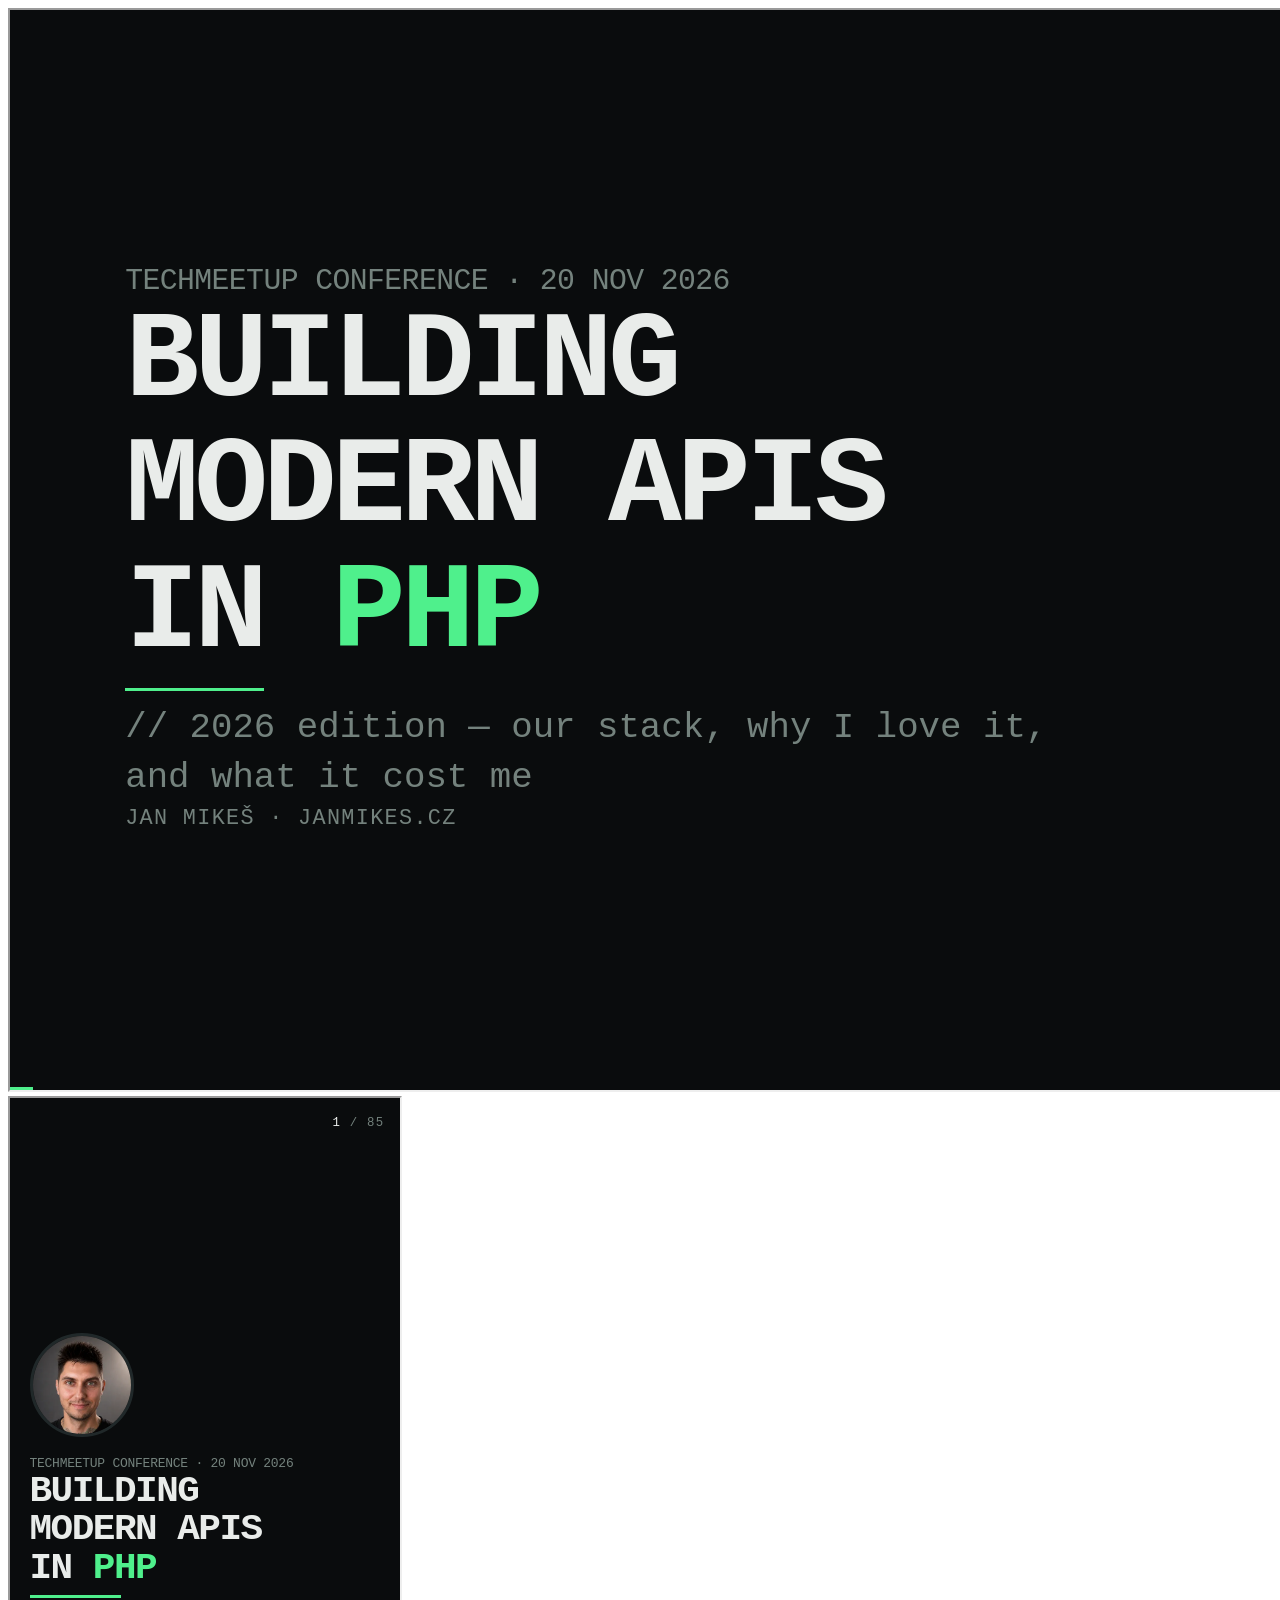
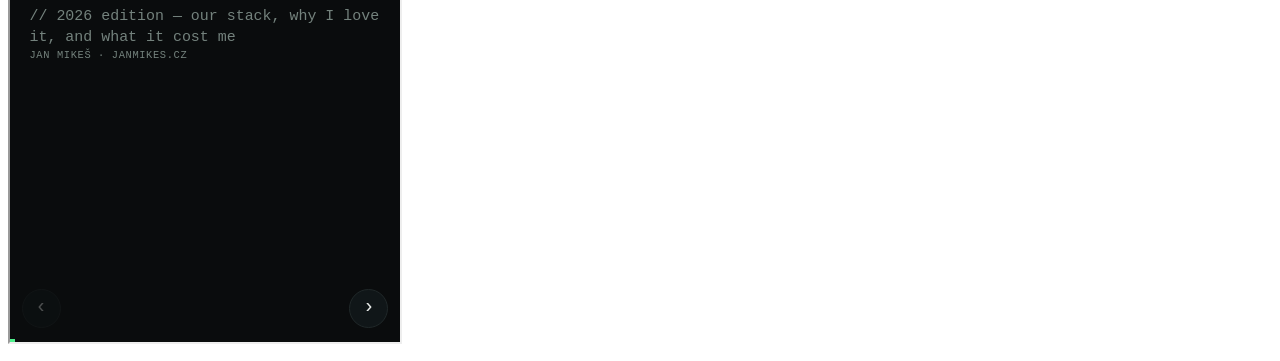
<file: tools/check-overflow.html>
<!doctype html><meta charset="utf-8"><body>
<iframe id="a" src="../index.html" style="width:1920px;height:1080px"></iframe>
<iframe id="b" src="../index.html" style="width:390px;height:844px"></iframe>
<pre id="out"></pre>
<script>
function check(id){
  const d=document.getElementById(id).contentDocument;
  const st=d.createElement('style'); st.textContent='.step{visibility:visible!important;opacity:1!important}.claude .ln.step{display:block!important}'; d.head.appendChild(st);
  const ss=[...d.querySelectorAll('.slide')]; const bad=[];
  ss.forEach((s,i)=>{ ss.forEach(x=>x.style.display='none'); s.style.display='flex';
    const v=s.scrollHeight-s.clientHeight;
    let h=0; s.querySelectorAll('.term,.diagram,.tbl-wrap').forEach(t=>{h=Math.max(h,t.scrollWidth-t.clientWidth)});
    const dh=d.documentElement.scrollWidth-d.documentElement.clientWidth;
    if(v>2||h>2||dh>2) bad.push(`${i+1}: v${v} innerH${h} page${dh} ${(s.querySelector('h1,h2,h3')||{}).textContent?.slice(0,30)}`);
  });
  return id+' slides='+ss.length+'\n'+(bad.join('\n')||'OK');
}
setTimeout(()=>{document.getElementById('out').textContent=check('a')+'\n\n'+check('b')},2500);
</script>
</file>
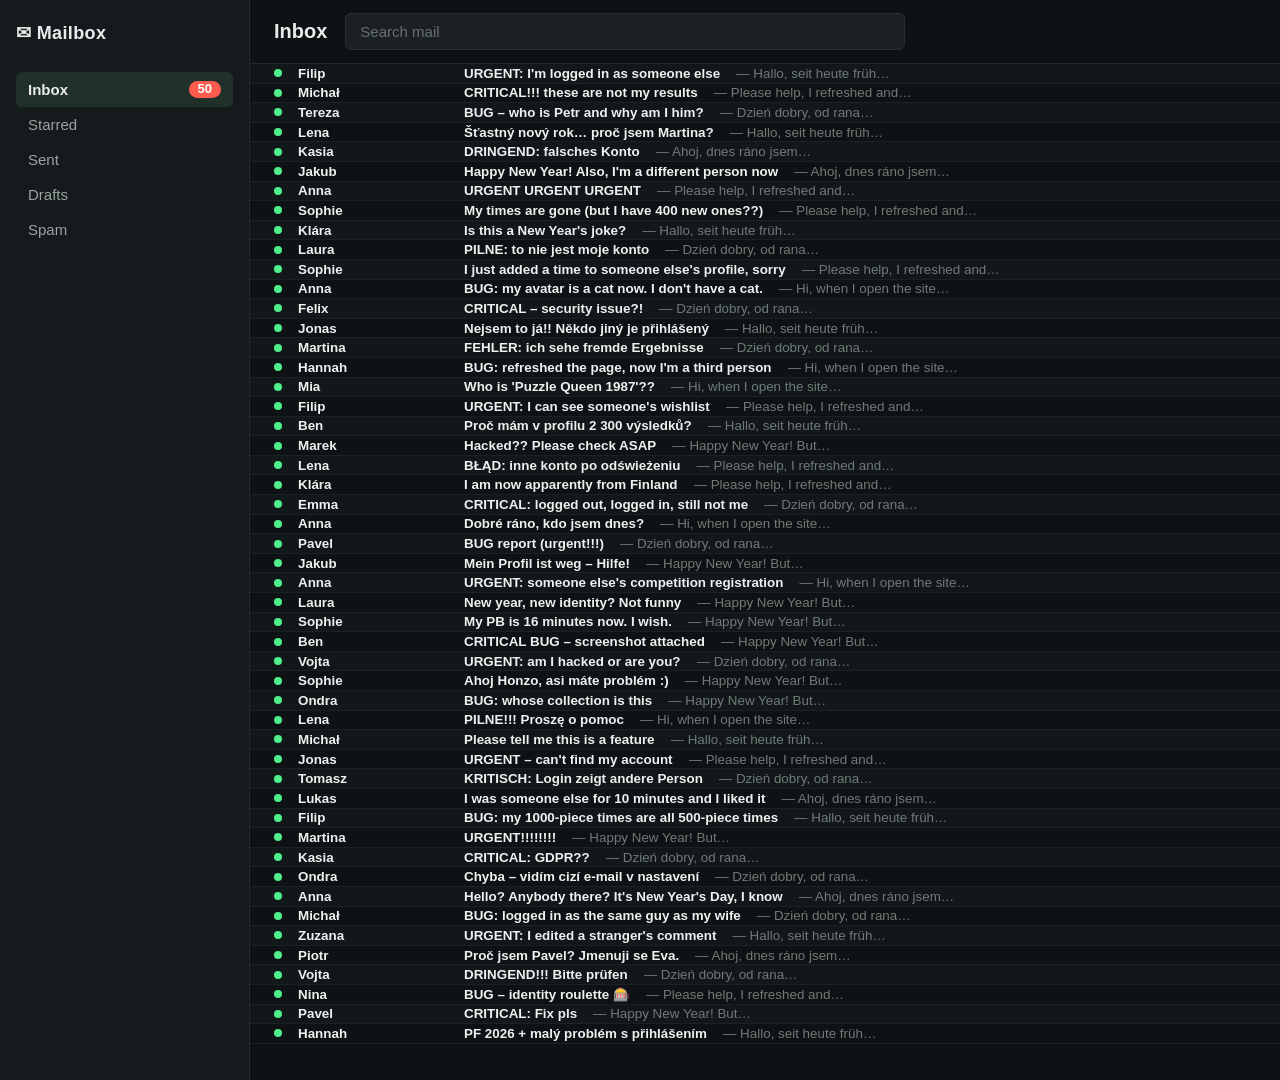
<file: assets/src/inbox.html>
<!doctype html><html><head><meta charset="utf-8"><style>
*{box-sizing:border-box}body{margin:0;width:1920px;height:1080px;background:#0f1214;color:#d7dcd9;font:15px -apple-system,"Segoe UI",Helvetica,Arial,sans-serif;overflow:hidden;display:flex}
.side{width:250px;background:#151a1d;border-right:1px solid #232a2e;padding:22px 16px}
.logo{font-weight:700;font-size:18px;color:#e9ecea;margin-bottom:28px;letter-spacing:.02em}
.nav{padding:9px 12px;border-radius:6px;color:#9aa5a0;display:flex;justify-content:space-between}
.nav.on{background:#22302a;color:#e9ecea;font-weight:600}.badge{background:#ff5b4f;color:#fff;border-radius:10px;padding:0 9px;font-weight:700;font-size:13px}
.main{flex:1;display:flex;flex-direction:column}
.top{height:64px;border-bottom:1px solid #232a2e;display:flex;align-items:center;padding:0 24px;gap:18px}
.search{flex:0 0 560px;background:#1a2024;border:1px solid #273035;border-radius:6px;padding:9px 14px;color:#66726d}
.title{font-size:20px;font-weight:700;color:#e9ecea}.date{margin-left:auto;color:#8b9691}
.list{flex:1;overflow:hidden}
.row{display:flex;align-items:center;gap:16px;height:19.6px;padding:0 24px;border-bottom:1px solid #1b2124;font-weight:600;color:#eef1ef;white-space:nowrap;font-size:13.4px}
.row:nth-child(odd){background:#12171a}
.dot{width:8px;height:8px;border-radius:50%;background:#4ff08c;flex:none}
.from{width:150px;flex:none}.subj{flex:none}.prev{color:#6f7b76;font-weight:400;overflow:hidden;text-overflow:ellipsis;flex:1}.time{color:#a8b3ae;flex:none;width:60px;text-align:right}
</style></head><body>
<div class="side"><div class="logo">✉ Mailbox</div>
<div class="nav on"><span>Inbox</span><span class="badge">50</span></div>
<div class="nav"><span>Starred</span></div><div class="nav"><span>Sent</span></div><div class="nav"><span>Drafts</span></div><div class="nav"><span>Spam</span></div></div>
<div class="main"><div class="top"><div class="title">Inbox</div><div class="search">Search mail</div><div class="date">Thursday, 1 January 2026 · 09:04</div></div>
<div class="list"><div class="row"><span class="dot"></span><span class="from">Filip</span><span class="subj">URGENT: I&#x27;m logged in as someone else</span><span class="prev">— Hallo, seit heute früh…</span><span class="time">09:00</span></div><div class="row"><span class="dot"></span><span class="from">Michał</span><span class="subj">CRITICAL!!! these are not my results</span><span class="prev">— Please help, I refreshed and…</span><span class="time">08:59</span></div><div class="row"><span class="dot"></span><span class="from">Tereza</span><span class="subj">BUG – who is Petr and why am I him?</span><span class="prev">— Dzień dobry, od rana…</span><span class="time">08:58</span></div><div class="row"><span class="dot"></span><span class="from">Lena</span><span class="subj">Šťastný nový rok… proč jsem Martina?</span><span class="prev">— Hallo, seit heute früh…</span><span class="time">08:55</span></div><div class="row"><span class="dot"></span><span class="from">Kasia</span><span class="subj">DRINGEND: falsches Konto</span><span class="prev">— Ahoj, dnes ráno jsem…</span><span class="time">08:50</span></div><div class="row"><span class="dot"></span><span class="from">Jakub</span><span class="subj">Happy New Year! Also, I&#x27;m a different person now</span><span class="prev">— Ahoj, dnes ráno jsem…</span><span class="time">08:46</span></div><div class="row"><span class="dot"></span><span class="from">Anna</span><span class="subj">URGENT URGENT URGENT</span><span class="prev">— Please help, I refreshed and…</span><span class="time">08:41</span></div><div class="row"><span class="dot"></span><span class="from">Sophie</span><span class="subj">My times are gone (but I have 400 new ones??)</span><span class="prev">— Please help, I refreshed and…</span><span class="time">08:40</span></div><div class="row"><span class="dot"></span><span class="from">Klára</span><span class="subj">Is this a New Year&#x27;s joke?</span><span class="prev">— Hallo, seit heute früh…</span><span class="time">08:39</span></div><div class="row"><span class="dot"></span><span class="from">Laura</span><span class="subj">PILNE: to nie jest moje konto</span><span class="prev">— Dzień dobry, od rana…</span><span class="time">08:36</span></div><div class="row"><span class="dot"></span><span class="from">Sophie</span><span class="subj">I just added a time to someone else&#x27;s profile, sorry</span><span class="prev">— Please help, I refreshed and…</span><span class="time">08:33</span></div><div class="row"><span class="dot"></span><span class="from">Anna</span><span class="subj">BUG: my avatar is a cat now. I don&#x27;t have a cat.</span><span class="prev">— Hi, when I open the site…</span><span class="time">08:29</span></div><div class="row"><span class="dot"></span><span class="from">Felix</span><span class="subj">CRITICAL – security issue?!</span><span class="prev">— Dzień dobry, od rana…</span><span class="time">08:24</span></div><div class="row"><span class="dot"></span><span class="from">Jonas</span><span class="subj">Nejsem to já!! Někdo jiný je přihlášený</span><span class="prev">— Hallo, seit heute früh…</span><span class="time">08:21</span></div><div class="row"><span class="dot"></span><span class="from">Martina</span><span class="subj">FEHLER: ich sehe fremde Ergebnisse</span><span class="prev">— Dzień dobry, od rana…</span><span class="time">08:03</span></div><div class="row"><span class="dot"></span><span class="from">Hannah</span><span class="subj">BUG: refreshed the page, now I&#x27;m a third person</span><span class="prev">— Hi, when I open the site…</span><span class="time">08:00</span></div><div class="row"><span class="dot"></span><span class="from">Mia</span><span class="subj">Who is &#x27;Puzzle Queen 1987&#x27;??</span><span class="prev">— Hi, when I open the site…</span><span class="time">07:59</span></div><div class="row"><span class="dot"></span><span class="from">Filip</span><span class="subj">URGENT: I can see someone&#x27;s wishlist</span><span class="prev">— Please help, I refreshed and…</span><span class="time">07:53</span></div><div class="row"><span class="dot"></span><span class="from">Ben</span><span class="subj">Proč mám v profilu 2 300 výsledků?</span><span class="prev">— Hallo, seit heute früh…</span><span class="time">07:47</span></div><div class="row"><span class="dot"></span><span class="from">Marek</span><span class="subj">Hacked?? Please check ASAP</span><span class="prev">— Happy New Year! But…</span><span class="time">07:45</span></div><div class="row"><span class="dot"></span><span class="from">Lena</span><span class="subj">BŁĄD: inne konto po odświeżeniu</span><span class="prev">— Please help, I refreshed and…</span><span class="time">07:39</span></div><div class="row"><span class="dot"></span><span class="from">Klára</span><span class="subj">I am now apparently from Finland</span><span class="prev">— Please help, I refreshed and…</span><span class="time">07:34</span></div><div class="row"><span class="dot"></span><span class="from">Emma</span><span class="subj">CRITICAL: logged out, logged in, still not me</span><span class="prev">— Dzień dobry, od rana…</span><span class="time">07:31</span></div><div class="row"><span class="dot"></span><span class="from">Anna</span><span class="subj">Dobré ráno, kdo jsem dnes?</span><span class="prev">— Hi, when I open the site…</span><span class="time">07:30</span></div><div class="row"><span class="dot"></span><span class="from">Pavel</span><span class="subj">BUG report (urgent!!!)</span><span class="prev">— Dzień dobry, od rana…</span><span class="time">07:26</span></div><div class="row"><span class="dot"></span><span class="from">Jakub</span><span class="subj">Mein Profil ist weg – Hilfe!</span><span class="prev">— Happy New Year! But…</span><span class="time">07:20</span></div><div class="row"><span class="dot"></span><span class="from">Anna</span><span class="subj">URGENT: someone else&#x27;s competition registration</span><span class="prev">— Hi, when I open the site…</span><span class="time">07:15</span></div><div class="row"><span class="dot"></span><span class="from">Laura</span><span class="subj">New year, new identity? Not funny</span><span class="prev">— Happy New Year! But…</span><span class="time">07:13</span></div><div class="row"><span class="dot"></span><span class="from">Sophie</span><span class="subj">My PB is 16 minutes now. I wish.</span><span class="prev">— Happy New Year! But…</span><span class="time">07:09</span></div><div class="row"><span class="dot"></span><span class="from">Ben</span><span class="subj">CRITICAL BUG – screenshot attached</span><span class="prev">— Happy New Year! But…</span><span class="time">07:08</span></div><div class="row"><span class="dot"></span><span class="from">Vojta</span><span class="subj">URGENT: am I hacked or are you?</span><span class="prev">— Dzień dobry, od rana…</span><span class="time">07:06</span></div><div class="row"><span class="dot"></span><span class="from">Sophie</span><span class="subj">Ahoj Honzo, asi máte problém :)</span><span class="prev">— Happy New Year! But…</span><span class="time">07:00</span></div><div class="row"><span class="dot"></span><span class="from">Ondra</span><span class="subj">BUG: whose collection is this</span><span class="prev">— Happy New Year! But…</span><span class="time">06:58</span></div><div class="row"><span class="dot"></span><span class="from">Lena</span><span class="subj">PILNE!!! Proszę o pomoc</span><span class="prev">— Hi, when I open the site…</span><span class="time">06:50</span></div><div class="row"><span class="dot"></span><span class="from">Michał</span><span class="subj">Please tell me this is a feature</span><span class="prev">— Hallo, seit heute früh…</span><span class="time">06:48</span></div><div class="row"><span class="dot"></span><span class="from">Jonas</span><span class="subj">URGENT – can&#x27;t find my account</span><span class="prev">— Please help, I refreshed and…</span><span class="time">06:46</span></div><div class="row"><span class="dot"></span><span class="from">Tomasz</span><span class="subj">KRITISCH: Login zeigt andere Person</span><span class="prev">— Dzień dobry, od rana…</span><span class="time">06:43</span></div><div class="row"><span class="dot"></span><span class="from">Lukas</span><span class="subj">I was someone else for 10 minutes and I liked it</span><span class="prev">— Ahoj, dnes ráno jsem…</span><span class="time">06:42</span></div><div class="row"><span class="dot"></span><span class="from">Filip</span><span class="subj">BUG: my 1000-piece times are all 500-piece times</span><span class="prev">— Hallo, seit heute früh…</span><span class="time">06:38</span></div><div class="row"><span class="dot"></span><span class="from">Martina</span><span class="subj">URGENT!!!!!!!!</span><span class="prev">— Happy New Year! But…</span><span class="time">06:36</span></div><div class="row"><span class="dot"></span><span class="from">Kasia</span><span class="subj">CRITICAL: GDPR??</span><span class="prev">— Dzień dobry, od rana…</span><span class="time">06:35</span></div><div class="row"><span class="dot"></span><span class="from">Ondra</span><span class="subj">Chyba – vidím cizí e-mail v nastavení</span><span class="prev">— Dzień dobry, od rana…</span><span class="time">06:34</span></div><div class="row"><span class="dot"></span><span class="from">Anna</span><span class="subj">Hello? Anybody there? It&#x27;s New Year&#x27;s Day, I know</span><span class="prev">— Ahoj, dnes ráno jsem…</span><span class="time">06:30</span></div><div class="row"><span class="dot"></span><span class="from">Michał</span><span class="subj">BUG: logged in as the same guy as my wife</span><span class="prev">— Dzień dobry, od rana…</span><span class="time">06:29</span></div><div class="row"><span class="dot"></span><span class="from">Zuzana</span><span class="subj">URGENT: I edited a stranger&#x27;s comment</span><span class="prev">— Hallo, seit heute früh…</span><span class="time">06:28</span></div><div class="row"><span class="dot"></span><span class="from">Piotr</span><span class="subj">Proč jsem Pavel? Jmenuji se Eva.</span><span class="prev">— Ahoj, dnes ráno jsem…</span><span class="time">06:27</span></div><div class="row"><span class="dot"></span><span class="from">Vojta</span><span class="subj">DRINGEND!!! Bitte prüfen</span><span class="prev">— Dzień dobry, od rana…</span><span class="time">06:26</span></div><div class="row"><span class="dot"></span><span class="from">Nina</span><span class="subj">BUG – identity roulette 🎰</span><span class="prev">— Please help, I refreshed and…</span><span class="time">06:24</span></div><div class="row"><span class="dot"></span><span class="from">Pavel</span><span class="subj">CRITICAL: Fix pls</span><span class="prev">— Happy New Year! But…</span><span class="time">06:23</span></div><div class="row"><span class="dot"></span><span class="from">Hannah</span><span class="subj">PF 2026 + malý problém s přihlášením</span><span class="prev">— Hallo, seit heute früh…</span><span class="time">06:21</span></div></div></div></body></html>
</file>
<file: style.css>
/* ============================================================
   BUILDING MODERN APIS IN PHP (2026 EDITION) — TechMeetup — Jan Mikeš
   High-contrast terminal deck. No build step, no dependencies.
   Base: the TechMeetup #43 decks (DECK-RECIPE.md).
   ============================================================ */

:root {
  --bg:      #0a0c0d;
  --bg-soft: #11161800;
  --panel:   #101618;
  --fg:      #e9ecea;
  --dim:     #74827d;
  --green:   #4ff08c;
  --amber:   #ffc14d;
  --red:     #ff6b5e;
  --line:    #202829;
  --fg-soft: #cfd6d2;   /* quoted prompt text: softer than --fg, still readable */
  --overlay: #060809;   /* notes / help / jump backdrops */
  --overlay-fg: #c6cfca;
  --clay:    #e08a66;   /* Claude Code accent in the chat animation */
  --syn-kw:   #c586c0;  /* syntax: keyword */
  --syn-str:  #ce9178;  /* syntax: string */
  --syn-var:  #9cdcfe;  /* syntax: variable */
  --syn-type: #4ec9b0;  /* syntax: class / type */
  --syn-fn:   #dcdcaa;  /* syntax: function call */
  --syn-num:  #b5cea8;  /* syntax: number */
  --mono: ui-monospace, "SF Mono", SFMono-Regular, Menlo, Monaco,
          "Cascadia Mono", "Roboto Mono", Consolas, monospace;
}

/* Root font-size scales with BOTH viewport axes so the deck reads
   correctly on any projector aspect ratio, not just 16:9. */
html {
  font-size: clamp(13px, calc(0.5vw + 0.95vh), 26px);
  background: var(--bg);
}

/* Light theme. Same token names, so every rule below works unchanged.
   Accents are darkened: the dark-mode green/amber fail contrast on a light ground. */
body.light {
  --bg:      #f5f3ee;
  --panel:   #e7e4db;
  --fg:      #14181a;
  --dim:     #5c6560;
  --green:   #06703a;
  --amber:   #8a5200;
  --red:     #b3261e;
  --line:    #d6d2c7;
  --fg-soft: #2f3639;
  --overlay: #ffffff;
  --overlay-fg: #2f3639;
  --clay:    #9a4422;
  --syn-kw:   #af00db;
  --syn-str:  #a31515;
  --syn-var:  #001080;
  --syn-type: #267f99;
  --syn-fn:   #795e26;
  --syn-num:  #098658;
}
html.light { background: #f5f3ee; }

* { box-sizing: border-box; }

body {
  margin: 0;
  background: var(--bg);
  color: var(--fg);
  font-family: var(--mono);
  font-size: 1rem;
  line-height: 1.5;
  overflow: hidden;
  -webkit-font-smoothing: antialiased;
}

/* ---------- slide frame ---------- */

.deck { position: fixed; inset: 0; }

.slide {
  position: absolute;
  inset: 0;
  display: none;
  flex-direction: column;
  justify-content: center;
  padding: 5vh 6vw;
  gap: 1.4rem;
  overflow-y: auto;
  overflow-x: hidden;
}

.slide.is-active {
  display: flex;
  animation: rise 170ms ease-out;
}

@keyframes rise {
  from { opacity: 0; transform: translateY(0.7rem); }
  to   { opacity: 1; transform: none; }
}

@media (prefers-reduced-motion: reduce) {
  .slide.is-active { animation: none; }
}

/* Speaker-note source: read by deck.js for the N overlay, never displayed. */
.notes-src { display: none; }

/* A title that must exist for the jump index but must not be drawn.
   display:none would hide it from deck.js's label lookup too. */
.visually-hidden {
  position: absolute; width: 1px; height: 1px; overflow: hidden;
  clip-path: inset(50%); white-space: nowrap;
}

/* ---------- type ---------- */

h1, h2, h3 { margin: 0; font-weight: 700; letter-spacing: -0.02em; }

h1 { font-size: 4.6rem; line-height: 1.02; }
h2 { font-size: 3.3rem; line-height: 1.08; }
h3 { font-size: 1.5rem; line-height: 1.2; color: var(--dim); font-weight: 500; }

p  { margin: 0; font-size: 1.35rem; }

.sub     { color: var(--dim); font-size: 1.45rem; line-height: 1.4; }
.byline  { color: var(--dim); font-size: 1.1rem; letter-spacing: 0.06em; }
.small   { font-size: 1.05rem; color: var(--dim); }
.small.bright { color: var(--fg); }   /* supporting line that carries the evidence */
.tight   { line-height: 1.25; }

mark {
  background: none;
  color: var(--green);
  font-weight: 700;
}
mark.warn { color: var(--amber); }
mark.bad  { color: var(--red); }

.dim  { color: var(--dim); }
.gr   { color: var(--green); }
.am   { color: var(--amber); }
.rd   { color: var(--red); }

/* ---------- terminal block ---------- */

.term {
  font-family: var(--mono);
  background: var(--panel);
  border: 1px solid var(--line);
  border-left: 3px solid var(--green);
  border-radius: 3px;
  padding: 1.5rem 1.8rem;
  margin: 0;
  font-size: 1.5rem;
  line-height: 1.65;
  white-space: pre;
  overflow-x: auto;
  color: var(--fg);
  tab-size: 2;
}

.term.quote  { border-left-color: var(--dim); color: var(--fg-soft); }
.term.warn   { border-left-color: var(--amber); }
.term.bad    { border-left-color: var(--red); }
.term.plain  { background: none; border: none; padding: 0; }
.term.xl     { font-size: 2rem; }
.term.sm     { font-size: 1.2rem; }

.prompt::before { content: "$ "; color: var(--green); }

/* ---------- statement slides ---------- */

.s-statement { justify-content: center; }
.s-statement h1 { font-size: 5.4rem; }
.s-statement .after { color: var(--dim); font-size: 1.5rem; margin-top: 1rem; }

.h1-mid { font-size: 3.5rem; }
.mt { margin-top: 2rem; }

/* ---------- title / closing ---------- */

.title-grid {
  display: flex; align-items: center; gap: 5vw; width: 100%;
}
.title-grid > div { flex: 1 1 auto; min-width: 0; }
/* The source files are already square, so the circle needs no aspect-ratio
   or object-fit — and that combination stopped Chrome painting the image. */
.portrait {
  flex: 0 0 auto;
  width: 28vw; max-width: 20rem; height: auto;
  border-radius: 50%;
  border: 3px solid var(--line);
}

.s-title h1 { font-size: 6.2rem; letter-spacing: -0.04em; }
.s-title .sub { font-size: 1.8rem; max-width: 44ch; }
.s-title .rule-line {
  width: 7rem; height: 3px; background: var(--green); margin: 0.6rem 0;
}

.s-closing { align-items: flex-start; }
.closing-grid {
  display: flex; align-items: center; gap: 4rem; width: 100%; flex-wrap: wrap;
}
.qr {
  width: 15rem; height: 15rem; flex: none;
  background: #fff; padding: 0.5rem; border-radius: 6px;
}
.qr img { width: 100%; height: 100%; display: block; }
.url {
  font-size: 2.6rem; font-weight: 700; color: var(--green);
  word-break: break-all; line-height: 1.15;
}

/* ---------- numbers slide ---------- */

.numbers { display: grid; gap: 1rem; font-size: 2.6rem; line-height: 1.2; }
/* flex row rather than an inline-block prefix, so a label that wraps stays
   in its own column instead of falling back under the number */
.numbers div { display: flex; gap: 1.2rem; align-items: baseline; }
.numbers .n { color: var(--green); font-weight: 700;
              min-width: 3ch; text-align: right; flex: none; }

/* ---------- poll ladder ---------- */

.ladder { display: grid; gap: 0.75rem; font-size: 2.1rem; }
.ladder li { list-style: none; }
.ladder .last { color: var(--green); font-weight: 700; font-size: 2.6rem; }
ul.ladder { margin: 0; padding: 0; }

/* ---------- checklist / X list ---------- */

.xlist { margin: 0; padding: 0; display: grid; gap: 0.8rem; font-size: 1.9rem; }
.xlist li { list-style: none; }
.xlist .x { color: var(--red); margin-right: 1rem; font-weight: 700; }

.deflist { display: grid; gap: 1.1rem; font-size: 1.5rem; }
.deflist .k {
  color: var(--amber); font-weight: 700; display: inline-block;
  min-width: 20ch;   /* fits the longest key so all values share a column */
}

/* ---------- rule slides (the fly-by) ---------- */

.s-rule { justify-content: center; gap: 1.8rem; }
.s-rule h2 { font-size: 3.6rem; max-width: 24ch; }
.s-rule .why {
  font-size: 1.65rem; color: var(--fg);
}
.s-rule .why .arrow { color: var(--green); font-weight: 700; margin-right: 0.6rem; }
.rule-sub { font-size: 1.15rem; color: var(--dim); margin-top: -0.6rem; }
.diagram .note { color: var(--dim); }

/* Flight/act labels are not shown on the slides. They stay in the markup
   because the jump list reads .act for its right-hand column and for the
   CUT IF LONG flag on slide 22. */
.marker, .act { display: none; }

/* ---------- diagram ---------- */

.diagram {
  font-size: 1.55rem; line-height: 1.5; white-space: pre;
  color: var(--fg);
  overflow-x: auto; max-width: 100%;
}
.diagram .note { color: var(--dim); }

/* ---------- full-bleed image slide ----------
   Natural dimensions + flex centring, deliberately NOT object-fit + height:auto:
   that combination stopped Chrome painting the image in the previous deck. */

.s-image { padding: 3vh 3vw; justify-content: center; align-items: center; gap: 1.2rem; }
.s-image img {
  max-width: 100%; max-height: 82vh;
  width: auto; height: auto; display: block;
}
/* Stacked, not overlaid — the meme carries its own burned-in caption at the
   bottom of the frame, and an absolutely positioned one lands on top of it. */
.s-image figcaption {
  text-align: center; color: var(--dim); font-size: 1.05rem;
}

/* ---------- compare: "by hand" vs "platform" ---------- */

.compare { display: grid; grid-template-columns: 1fr auto 1fr; gap: 0.55rem 1.4rem;
           font-size: 1.45rem; line-height: 1.3; align-items: baseline; }
.compare .l { color: var(--fg-soft); text-align: right; }
.compare .m { color: var(--dim); }
.compare .r { color: var(--fg); font-weight: 700; }
.compare .hd { color: var(--dim); font-size: 1rem; letter-spacing: 0.16em;
               text-transform: uppercase; font-weight: 500; }
.compare .hd.r { color: var(--green); }

/* ---------- the operator transform ---------- */

.morph { display: grid; gap: 0.4rem; justify-items: center; text-align: center;
         font-size: 2.8rem; font-weight: 700; line-height: 1.15; }
.morph .from { color: var(--dim); }
.morph .to   { color: var(--green); }
.morph .bar  { color: var(--dim); font-size: 2rem; font-weight: 400; }

/* ---------- discussion prompts ---------- */

.asks { display: grid; gap: 1.1rem; font-size: 2rem; margin: 0; padding: 0; }
.asks li { list-style: none; display: flex; gap: 1.2rem; align-items: baseline; }
.asks .n { color: var(--green); font-weight: 700; flex: none; }

/* ---------- copy button ---------- */

.copy-wrap { display: flex; align-items: center; gap: 1.2rem; margin-top: 0.4rem; }
.copy-btn {
  font-family: var(--mono);
  font-size: 1.1rem;
  font-weight: 700;
  color: var(--bg);
  background: var(--green);
  border: none;
  border-radius: 3px;
  padding: 0.7rem 1.4rem;
  cursor: pointer;
  letter-spacing: 0.04em;
}
.copy-btn:hover { filter: brightness(1.12); }
.copy-btn.done { background: var(--amber); }

a { color: var(--green); }
a.quiet { color: var(--dim); text-decoration: none; }
a.quiet:hover { color: var(--green); }

/* ---------- chrome: progress, counter, notes, overview ---------- */

.progress {
  position: fixed; bottom: 0; left: 0; height: 3px;
  background: var(--green); width: 0;
  transition: width 170ms ease-out; z-index: 40;
}

.counter {
  position: fixed; bottom: 3.2vh; right: 6vw;
  font-size: 0.95rem; color: var(--dim); z-index: 40;
  letter-spacing: 0.1em;
}
.counter .cur { color: var(--fg); }

.notes {
  position: fixed; left: 0; right: 0; bottom: 0;
  max-height: 42vh; overflow-y: auto;
  background: var(--overlay);
  border-top: 2px solid var(--amber);
  padding: 1.4rem 6vw 2rem;
  font-size: 1.1rem; line-height: 1.55; color: var(--overlay-fg);
  z-index: 50; display: none;
}
.notes.is-open { display: block; }
.notes b, .notes strong { color: var(--amber); }
.notes .hdr {
  color: var(--amber); font-size: 0.85rem; letter-spacing: 0.16em;
  text-transform: uppercase; margin-bottom: 0.6rem;
}

.help {
  position: fixed; inset: 0; background: var(--overlay);
  z-index: 60; display: none; padding: 8vh 8vw;
  font-size: 1.3rem; line-height: 2;
}
.help.is-open { display: block; }
.help { color: var(--overlay-fg); }
.help kbd {
  background: var(--panel); border: 1px solid var(--line);
  border-radius: 3px; padding: 0.15em 0.6em; color: var(--green);
  font-family: var(--mono); font-weight: 700; margin-right: 0.8rem;
  display: inline-block; min-width: 9ch; text-align: center;
}

/* jump list (press O) — a titled index beats unreadable thumbnails,
   and slide type is rem-based so it would not scale into one anyway. */
.jump {
  position: fixed; inset: 0; z-index: 55;
  background: var(--overlay);
  padding: 6vh 8vw; overflow-y: auto;
  display: none;
}
.jump.is-open { display: block; }
.jump h4 {
  margin: 0 0 1.5rem; font-size: 0.9rem; color: var(--dim);
  letter-spacing: 0.18em; text-transform: uppercase; font-weight: 500;
}
.jump ol { margin: 0; padding: 0; list-style: none;
           columns: 2; column-gap: 4rem; }
.jump li {
  display: flex; gap: 1rem; align-items: baseline;
  padding: 0.35rem 0.6rem; margin: 0 0 0.15rem;
  cursor: pointer; border-radius: 3px; font-size: 1.05rem;
  break-inside: avoid;
}
.jump li:hover { background: var(--panel); }
.jump li.cur { background: var(--panel); box-shadow: inset 3px 0 0 var(--green); }
.jump li.cur .t { color: var(--green); }
.jump .i { color: var(--dim); min-width: 2.5ch; text-align: right; flex: none; }
.jump .t { color: var(--overlay-fg); overflow: hidden; text-overflow: ellipsis; white-space: nowrap; }
.jump .a { color: var(--dim); font-size: 0.8rem; margin-left: auto; flex: none; }


/* ---------- touch / small screens ----------
   Two problems this solves: slide type sized for a projector overflows a
   phone, and "click anywhere to advance" gives no way back and no hint that
   swiping works. So: a smaller scale, and real buttons. */

.tapnav {
  position: fixed; bottom: 0; left: 0; right: 0;
  display: none; justify-content: space-between;
  padding: 0.6rem 0.9rem 1.1rem;
  z-index: 45; pointer-events: none;
}
.tapnav button {
  pointer-events: auto;
  font-family: var(--mono); font-size: 1.5rem; line-height: 1;
  color: var(--fg); background: var(--panel);
  border: 1px solid var(--line); border-radius: 999px;
  width: 3rem; height: 3rem; cursor: pointer;
  display: flex; align-items: center; justify-content: center;
}
.tapnav button:disabled { opacity: 0.3; }
.tapnav button:active { background: var(--green); color: var(--bg); }

@media (pointer: coarse), (max-width: 860px) {
  .tapnav { display: flex; }
  .counter { bottom: auto; top: 1.2rem; right: 1.2rem; }
  .slide { padding: 4vh 5vw 6rem; gap: 1rem; }

  h1 { font-size: 2.3rem; }
  h2 { font-size: 1.9rem; }
  h3 { font-size: 1rem; }
  p  { font-size: 1rem; }

  .sub { font-size: 1.05rem; }
  .byline { font-size: 0.8rem; }
  .small { font-size: 0.85rem; }

  .title-grid { flex-direction: column-reverse; align-items: flex-start; gap: 1.5rem; }
  .portrait { width: 8rem; }
  .s-title h1 { font-size: 2.9rem; }
  .s-title .sub { font-size: 1.15rem; }
  .s-statement h1 { font-size: 2.4rem; }
  .s-statement .after { font-size: 1rem; }
  .h1-mid { font-size: 1.9rem; }
  .mt { margin-top: 1.2rem; }

  .term { font-size: 0.85rem; padding: 1rem 1.1rem; line-height: 1.55; }
  .term.xl { font-size: 0.95rem; }
  /* .sm is a two-class selector, so it outranks the .term rule above and
     would otherwise render LARGER than the mobile base. */
  .term.sm { font-size: 0.72rem; }
  .diagram { font-size: 0.7rem; }

  .numbers { font-size: 1.5rem; }
  .numbers div { gap: 0.7rem; }
  .numbers .n { min-width: 2.5ch; }
  .ladder { font-size: 1.25rem; gap: 0.5rem; }
  .ladder .last { font-size: 1.5rem; }
  .xlist { font-size: 1.1rem; gap: 0.5rem; }
  .deflist { font-size: 1rem; gap: 0.8rem; }
  .deflist .k { display: block; min-width: 0; }

  .s-rule h2 { font-size: 2rem; }
  .s-rule .why { font-size: 1.05rem; }
  .rule-sub { font-size: 0.9rem; margin-top: -0.3rem; }
  .s-rule { gap: 1.1rem; }


  .closing-grid { gap: 1.5rem; }
  .qr { width: 9rem; height: 9rem; }
  .url { font-size: 1.5rem; }

  .s-image { padding: 2vh 3vw 5rem; }
  .s-image img { max-height: 74vh; }
  .s-image figcaption { font-size: 0.75rem; }
  .compare { font-size: 0.9rem; gap: 0.35rem 0.7rem; }
  .compare .hd { font-size: 0.7rem; letter-spacing: 0.1em; }
  .morph { font-size: 1.5rem; }
  .morph .bar { font-size: 1.1rem; }
  .asks { font-size: 1.15rem; gap: 0.7rem; }
  .asks .n { }

  .jump { padding: 5vh 5vw; }
  .jump ol { columns: 1; }
  .notes { max-height: 55vh; padding: 1rem 5vw 5rem; }
}

/* ---------- print / PDF export ---------- */


/* ============================================================
   ADDITIONS FOR THIS TALK
   ============================================================ */

/* ---------- step reveals (deck.js: next reveals the next .step) ---------- */

.step { visibility: hidden; opacity: 0; transition: opacity 160ms ease-out; }
.step.on { visibility: visible; opacity: 1; }
@media (prefers-reduced-motion: reduce) { .step { transition: none; } }

/* ---------- code slides ---------- */

.file {
  color: var(--dim); font-size: 1.05rem; letter-spacing: 0.02em;
  margin-bottom: -0.8rem;
}
.file::before { content: "▸ "; color: var(--green); }
.term .c  { color: var(--dim); }            /* comment */
.term .k  { color: var(--amber); }          /* attribute / keyword */
.term .s  { color: var(--fg-soft); }        /* string */
.why { font-size: 1.5rem; }
.why .arrow { color: var(--green); font-weight: 700; margin-right: 0.6rem; }

/* ---------- two columns: A vs B, tutorial vs ours ---------- */

.cols { display: grid; grid-template-columns: 1fr 1fr; gap: 1.6rem; align-items: start; }
.cols > div { min-width: 0; display: flex; flex-direction: column; gap: 0.8rem; }
.cols .term { font-size: 1.15rem; }
.label { font-size: 1.1rem; letter-spacing: 0.14em; text-transform: uppercase; color: var(--dim); }
.label.gr { color: var(--green); }
.label.am { color: var(--amber); }
.label.rd { color: var(--red); }

/* ---------- big number / predict ---------- */

.big { font-size: 9rem; font-weight: 700; line-height: 1; color: var(--green); letter-spacing: -0.04em; }
.big.am { color: var(--amber); }
.predict { color: var(--amber); font-weight: 700; letter-spacing: 0.16em; }
.qmark { font-size: 6rem; color: var(--amber); font-weight: 700; line-height: 1; }

/* ---------- table (narrow, phone-safe) ---------- */

.tbl { border-collapse: collapse; font-size: 1.35rem; }
.tbl th, .tbl td { padding: 0.35rem 2.2rem 0.35rem 0; text-align: left; vertical-align: baseline; }
.tbl th { color: var(--dim); font-weight: 500; font-size: 1rem; letter-spacing: 0.1em; text-transform: uppercase; border-bottom: 1px solid var(--line); }
.tbl td.n { text-align: right; font-variant-numeric: tabular-nums; }
.tbl tr.hl td { color: var(--green); font-weight: 700; }
.tbl-wrap { overflow-x: auto; max-width: 100%; }

/* ---------- quote / headline ---------- */

.headline {
  border-left: 3px solid var(--red); padding: 0.4rem 0 0.4rem 1.6rem;
  font-size: 2.4rem; font-weight: 700; line-height: 1.2; max-width: 30ch;
}
.source { color: var(--dim); font-size: 1rem; }

/* ---------- meme slide: the image plus a big HTML caption ---------- */

.s-image .cap {
  font-size: 2.2rem; font-weight: 700; text-align: center; line-height: 1.15;
  letter-spacing: -0.01em; max-width: 40ch;
}
.s-image .cap.top { margin-bottom: -0.2rem; }
.s-image img { max-height: 66vh; border-radius: 4px; }

/* ---------- the Claude Code conversation (cold open) ---------- */

.claude {
  font-family: var(--mono);
  background: var(--panel);
  border: 1px solid var(--line);
  border-radius: 6px;
  padding: 1.2rem 1.6rem;
  font-size: 1.22rem;
  line-height: 1.5;
  height: 78vh;
  display: flex; flex-direction: column; justify-content: flex-end;
  overflow: hidden;            /* deck.js scrolls it to the newest line (terminal-style) */
  scroll-behavior: smooth;
}
.claude .bar {
  color: var(--dim); font-size: 1rem; border-bottom: 1px solid var(--line);
  padding-bottom: 0.6rem; margin-bottom: auto; display: flex; gap: 1rem;
}
.claude .bar .logo { color: var(--clay); font-weight: 700; }
.claude .ln { white-space: pre-wrap; margin-top: 0.35rem; }
.claude .ln.step { display: none; }            /* lines take no space until shown */
.claude .ln.step.on { display: block; }
.claude .you { color: var(--fg); background: color-mix(in srgb, var(--panel) 70%, var(--line)); padding: 0.5rem 0.8rem; border-radius: 4px; margin: 0.5rem 0; }
.claude .you::before { content: "> "; color: var(--dim); }
.claude .ai::before { content: "● "; color: var(--fg); }
.claude .tool::before { content: "● "; color: var(--green); }
.claude .tool b { font-weight: 700; }
.claude .out { color: var(--dim); padding-left: 1.4rem; }
.claude .out::before { content: "⎿  "; }
.claude .ok { color: var(--green); }
.claude .final { color: var(--green); font-weight: 700; font-size: 1.4rem; margin-top: 0.8rem; }
.claude .caret::after { content: "▌"; color: var(--clay); animation: blink 1s steps(1) infinite; }
@keyframes blink { 50% { opacity: 0; } }

/* ---------- mobile overrides for the additions ---------- */

@media (pointer: coarse), (max-width: 860px) {
  .file { font-size: 0.75rem; margin-bottom: -0.4rem; }
  .why { font-size: 1rem; }
  .cols { grid-template-columns: 1fr; gap: 1rem; }
  .cols .term { font-size: 0.75rem; }
  .label { font-size: 0.8rem; }
  .big { font-size: 4.5rem; }
  .qmark { font-size: 3.5rem; }
  .tbl { font-size: 0.85rem; }
  .tbl th { font-size: 0.7rem; }
  .tbl th, .tbl td { padding: 0.25rem 0.6rem 0.25rem 0; }
  .headline { font-size: 1.4rem; padding-left: 1rem; }
  .source { font-size: 0.8rem; }
  .s-image .cap { font-size: 1.2rem; }
  .s-image img { max-height: 52vh; }
  .claude { font-size: 0.75rem; padding: 0.8rem 0.9rem; height: 72vh; }
  .claude .bar { font-size: 0.7rem; }
  .claude .final { font-size: 0.85rem; }
}

/* ---------- print / PDF export ---------- */

@media print {
  @page { size: 297mm 167mm; margin: 0; }
  html { font-size: 15px; }
  body { overflow: visible; background: var(--bg); }
  .deck { position: static; }
  .slide {
    position: relative; inset: auto; display: flex !important;
    width: 297mm; height: 167mm; page-break-after: always;
    animation: none; break-inside: avoid;
  }
  .step, .claude .ln.step { visibility: visible; opacity: 1; display: block; }
  .progress, .counter, .notes, .help, .copy-btn,
  .tapnav, .jump { display: none !important; }
  * { -webkit-print-color-adjust: exact; print-color-adjust: exact; }
}

/* ---------- bigger lists and tables on the projector (this deck has fewer words per slide) ---------- */
.slide .deflist { font-size: 1.9rem; gap: 1.2rem; }
.slide .deflist .k { min-width: 14ch; }
.tbl { font-size: 1.8rem; }
.tbl th { font-size: 1.1rem; }
@media (pointer: coarse), (max-width: 860px) {
  .slide .deflist { font-size: 1rem; gap: 0.8rem; }
  .slide .deflist .k { min-width: 0; }
  .tbl { font-size: 0.85rem; }
  .tbl th { font-size: 0.7rem; }
}

/* ---------- layered flow diagram (read vs write) ---------- */
.flow { width: 100%; display: flex; flex-direction: column; gap: 0.9rem; margin-top: 0.6rem; }
.flow-row { display: grid; grid-template-columns: 7.5rem 1.45fr 1.25fr 1fr; gap: 1rem; align-items: stretch; }
.flow-hd span { font-size: 1.15rem; letter-spacing: 0.14em; text-transform: uppercase; color: var(--dim);
  border-bottom: 1px solid var(--line); padding-bottom: 0.4rem; }
.flow-hd span:first-child { border-bottom: 0; }
.flow-tag { font-family: var(--mono); font-size: 1.6rem; font-weight: 700; align-self: center; }
.flow-tag.gr { color: var(--green); }
.flow-tag.am { color: var(--amber); }
.flow-cell { display: flex; flex-wrap: wrap; align-items: center; gap: 0.5rem; padding: 0.9rem;
  background: var(--panel); border: 1px solid var(--line); border-radius: 6px;
  font-family: var(--mono); font-size: 1.45rem; color: var(--fg); }
.flow .bx { padding: 0.25rem 0.6rem; border: 1px solid var(--line); border-radius: 4px; background: var(--bg); white-space: nowrap; }
.flow .bx.hl { border-color: var(--green); color: var(--green); }
.flow .ar { color: var(--dim); }
.flow-back { padding-left: 8.5rem; font-family: var(--mono); font-size: 1.35rem; color: var(--dim); margin-top: -0.3rem; }
.flow-back b { color: var(--fg); }
@media (pointer: coarse), (max-width: 860px) {
  .flow { gap: 0.6rem; }
  .flow-hd { display: none; }
  .flow-row { grid-template-columns: 1fr; gap: 0.4rem; }
  .flow-tag { font-size: 0.9rem; }
  .flow-cell { font-size: 0.75rem; padding: 0.5rem; gap: 0.3rem; }
  .flow-cell::before { content: attr(data-l); width: 100%; font-size: 0.65rem; letter-spacing: 0.12em; text-transform: uppercase; color: var(--dim); }
  .flow-back { padding-left: 0; font-size: 0.75rem; margin-top: 0; }
}
@media print { .flow-row.step { display: grid; } }

/* ---------- running list of rules / reactions (scenario slide) ---------- */
.ticks { font-family: var(--mono); font-size: 1.35rem; line-height: 1.7; color: var(--fg); }
@media (pointer: coarse), (max-width: 860px) { .ticks { font-size: 0.8rem; line-height: 1.5; } }

/* ---------- photo + statement side by side (portrait photos) ---------- */
.split { display: grid; grid-template-columns: auto 1fr; gap: 4rem; align-items: center; width: 100%; }
.split img { max-height: 72vh; width: auto; max-width: 50vw; border-radius: 6px; display: block; }
.split h1 { font-size: 4.2rem; line-height: 1.05; }
@media (pointer: coarse), (max-width: 860px) {
  .split { grid-template-columns: 1fr; gap: 1rem; }
  .split img { max-height: 42vh; max-width: 100%; margin: 0 auto; }
  .split h1 { font-size: 2rem; }
}

/* "✻ Thinking…" in the Claude Code chat: pulses in the Claude accent, then hides (data-hold) */
.claude .thinking { color: var(--clay); font-style: italic; animation: think 1.1s ease-in-out infinite; }
@keyframes think { 50% { opacity: 0.35; } }
@media print { .claude .thinking { display: none !important; } }

/* ---------- syntax highlighting (deck.js tokenizes pre.term.php / pre.term.sql) ---------- */
.term .syn.kw   { color: var(--syn-kw); }
.term .syn.str  { color: var(--syn-str); }
.term .syn.var  { color: var(--syn-var); }
.term .syn.type { color: var(--syn-type); }
.term .syn.fn   { color: var(--syn-fn); }
.term .syn.num  { color: var(--syn-num); }
.term .syn.com  { color: var(--dim); }
.term .syn.attr { color: var(--amber); }
/* three-column variant of the flow diagram (no lane tag) */
.flow-row.flow-3 { grid-template-columns: 1.4fr 1fr 1.2fr; }
.flow-3 .flow-cell { font-size: 1.5rem; }
.flow-cell.col { flex-direction: column; align-items: flex-start; justify-content: center; }
.flow-3 .flow-cell:not(.col) { justify-content: center; }
@media (pointer: coarse), (max-width: 860px) {
  .flow-row.flow-3 { grid-template-columns: 1fr; }
  .flow-3 .flow-cell { font-size: 0.8rem; }
}

/* act openers: one line saying what the act covers */
.agenda { font-size: 1.7rem; color: var(--fg-soft); letter-spacing: 0.02em; margin-top: 0.4rem; }
@media (pointer: coarse), (max-width: 860px) { .agenda { font-size: 1rem; } }

/* ---------- screen → intent → code (design from the screen) ---------- */
.s2c { display: grid; grid-template-columns: 1.15fr auto 0.9fr auto 1.35fr; align-items: center; gap: 1.2rem; margin-top: 0.8rem; width: 100%; }
.s2c-col { display: flex; flex-direction: column; gap: 0.6rem; height: 100%; }
.s2c-l { font-size: 1rem; letter-spacing: 0.14em; text-transform: uppercase; color: var(--dim); }
.s2c-ar { font-family: var(--mono); font-size: 2.6rem; color: var(--green); padding-top: 1.6rem; }
.s2c-form { flex: 1; border: 1px solid var(--line); border-radius: 8px; background: var(--panel); overflow: hidden;
  font-family: var(--mono); font-size: 1.15rem; display: flex; flex-direction: column; }
.s2c-title { padding: 0.55rem 0.9rem; border-bottom: 1px solid var(--line); color: var(--dim); font-size: 0.95rem; letter-spacing: 0.08em; }
.s2c-field { margin: 0.55rem 0.9rem 0; padding: 0.35rem 0.6rem; border: 1px solid var(--line); border-radius: 4px; background: var(--bg); white-space: nowrap; }
.s2c-field span { color: var(--dim); margin-right: 0.6rem; }
.s2c-btn { margin: 0.8rem 0.9rem 0.9rem; padding: 0.45rem 0.6rem; text-align: center; border-radius: 4px;
  background: var(--green); color: var(--bg); font-weight: 700; }
.s2c-intent { flex: 1; display: flex; align-items: center; justify-content: center; text-align: center;
  font-size: 1.9rem; line-height: 1.3; font-weight: 700; padding: 1rem; border: 1px dashed var(--line); border-radius: 8px; }
.s2c-code { flex: 1; display: flex; flex-direction: column; justify-content: center; padding: 0.9rem 1.1rem;
  border: 1px solid var(--line); border-left: 3px solid var(--green); border-radius: 4px; background: var(--panel); font-family: var(--mono); }
.s2c-k { font-size: 0.85rem; letter-spacing: 0.14em; text-transform: uppercase; color: var(--dim); }
.s2c-cls { font-size: 1.3rem; font-weight: 700; color: var(--fg); white-space: nowrap; }
.s2c-path { font-size: 0.9rem; color: var(--dim); margin-bottom: 0.2rem; }
.s2c-down { font-size: 1rem; color: var(--green); margin: 0.5rem 0; }
.s2c-not { font-family: var(--mono); font-size: 1.2rem; color: var(--dim); margin-top: 1rem; }
.s2c-not s { color: var(--red, #f06b5b); text-decoration-thickness: 2px; }
@media (pointer: coarse), (max-width: 860px) {
  .s2c { grid-template-columns: 1fr; gap: 0.5rem; }
  .s2c-ar { transform: rotate(90deg); font-size: 1.3rem; padding: 0; justify-self: center; }
  .s2c-l { font-size: 0.65rem; }
  .s2c-form, .s2c-code { font-size: 0.75rem; }
  .s2c-title, .s2c-path, .s2c-k, .s2c-down { font-size: 0.6rem; }
  .s2c-cls { font-size: 0.8rem; white-space: normal; word-break: break-all; }
  .s2c-intent { font-size: 1rem; padding: 0.5rem; }
  .s2c-not { font-size: 0.65rem; }
}

/* ---------- the layers diagram (request →, response ←) ---------- */
.lyr { display: grid; grid-template-columns: 6.5rem 1.25fr 1fr 1fr; gap: 0.8rem 1rem; width: 100%; margin-top: 0.6rem; align-items: stretch; }
.lyr-hd { font-size: 1.05rem; letter-spacing: 0.14em; text-transform: uppercase; color: var(--dim);
  border-bottom: 1px solid var(--line); padding-bottom: 0.4rem; }
.lyr-hd:first-child { border-bottom: 0; }
.lyr-hd small { display: block; margin-top: 0.2rem; font-size: 0.95rem; letter-spacing: 0.08em; text-transform: none; }
.lyr-hd.l1 { color: var(--green); border-bottom: 3px solid var(--green); }
.lyr-hd.l2 { color: var(--amber); border-bottom: 3px solid var(--amber); }
.lyr-hd.l3 { color: var(--fg); border-bottom: 3px solid var(--dim); }
.lyr-cell.l1 { background: color-mix(in srgb, var(--green) 9%, var(--panel)); border-color: color-mix(in srgb, var(--green) 35%, var(--line)); }
.lyr-cell.l2 { background: color-mix(in srgb, var(--amber) 6%, var(--panel)); border-color: color-mix(in srgb, var(--amber) 25%, var(--line)); }
.lyr-tag { font-family: var(--mono); font-size: 1.5rem; font-weight: 700; align-self: center; line-height: 1.1; }
.lyr-tag { font-size: 1.25rem; }
.lyr-tag.bl { font-size: 1.15rem; }
.lyr-tag.gr { color: var(--green); }
.lyr-tag.am { color: var(--amber); }
.lyr-tag.bl { color: var(--dim); }
.lyr-cell { display: flex; flex-direction: column; justify-content: center; gap: 0.45rem; padding: 0.75rem 0.9rem;
  border: 1px solid var(--line); border-radius: 6px; background: var(--panel); font-family: var(--mono); font-size: 1.3rem; }
.lyr-in, .lyr-out { display: flex; align-items: center; flex-wrap: wrap; gap: 0.45rem; }
.lyr-out { font-size: 1.05rem; color: var(--dim); }
.lyr .bx { padding: 0.2rem 0.55rem; border: 1px solid var(--line); border-radius: 4px; background: var(--bg); white-space: nowrap; }
.lyr .bx.hl { border-color: var(--green); color: var(--green); }
.lyr .bx.out { border-style: dashed; color: var(--dim); }
.lyr .ar { color: var(--dim); }
.lyr-note { font-size: 0.95rem; color: var(--dim); }
.lyr-same { border-style: dashed; background: transparent; color: var(--dim); font-size: 1.1rem; }
.lyr-same b { color: var(--fg); }
@media (pointer: coarse), (max-width: 860px) {
  .lyr { grid-template-columns: 3.2rem 1fr 1fr 1fr; gap: 0.35rem; }
  .lyr-hd { font-size: 0.55rem; letter-spacing: 0.06em; }
  .lyr-tag { font-size: 0.65rem; }
  .lyr-cell { font-size: 0.6rem; padding: 0.35rem; gap: 0.25rem; }
  .lyr-out, .lyr-note, .lyr-same { font-size: 0.5rem; }
  .lyr .bx { padding: 0.1rem 0.25rem; white-space: normal; }
}
@media print { .lyr .step { display: flex; } .lyr .lyr-tag.step { display: block; } }

/* ---------- the magic we want (two lists) ---------- */
.mlist { list-style: none; margin: 0; padding: 0; font-family: var(--mono); font-size: 1.25rem; line-height: 1.55; }
.mlist li { padding-left: 1.6rem; position: relative; }
.mlist li::before { content: "✓"; position: absolute; left: 0; color: var(--green); font-weight: 700; }
.mlist.ex li::before { content: "✎"; color: var(--amber); }
.mlist.re li::before { content: "↳"; color: var(--amber); }
.mlist b { color: var(--fg); }
.mnote { font-family: var(--mono); font-size: 1.05rem; color: var(--dim); margin-top: 0.4rem; }
.cols.magic { margin-top: 0.6rem; }
@media (pointer: coarse), (max-width: 860px) {
  .mlist { font-size: 0.78rem; line-height: 1.45; }
  .mlist li { padding-left: 1.1rem; }
  .mnote { font-size: 0.7rem; }
}
</file>
